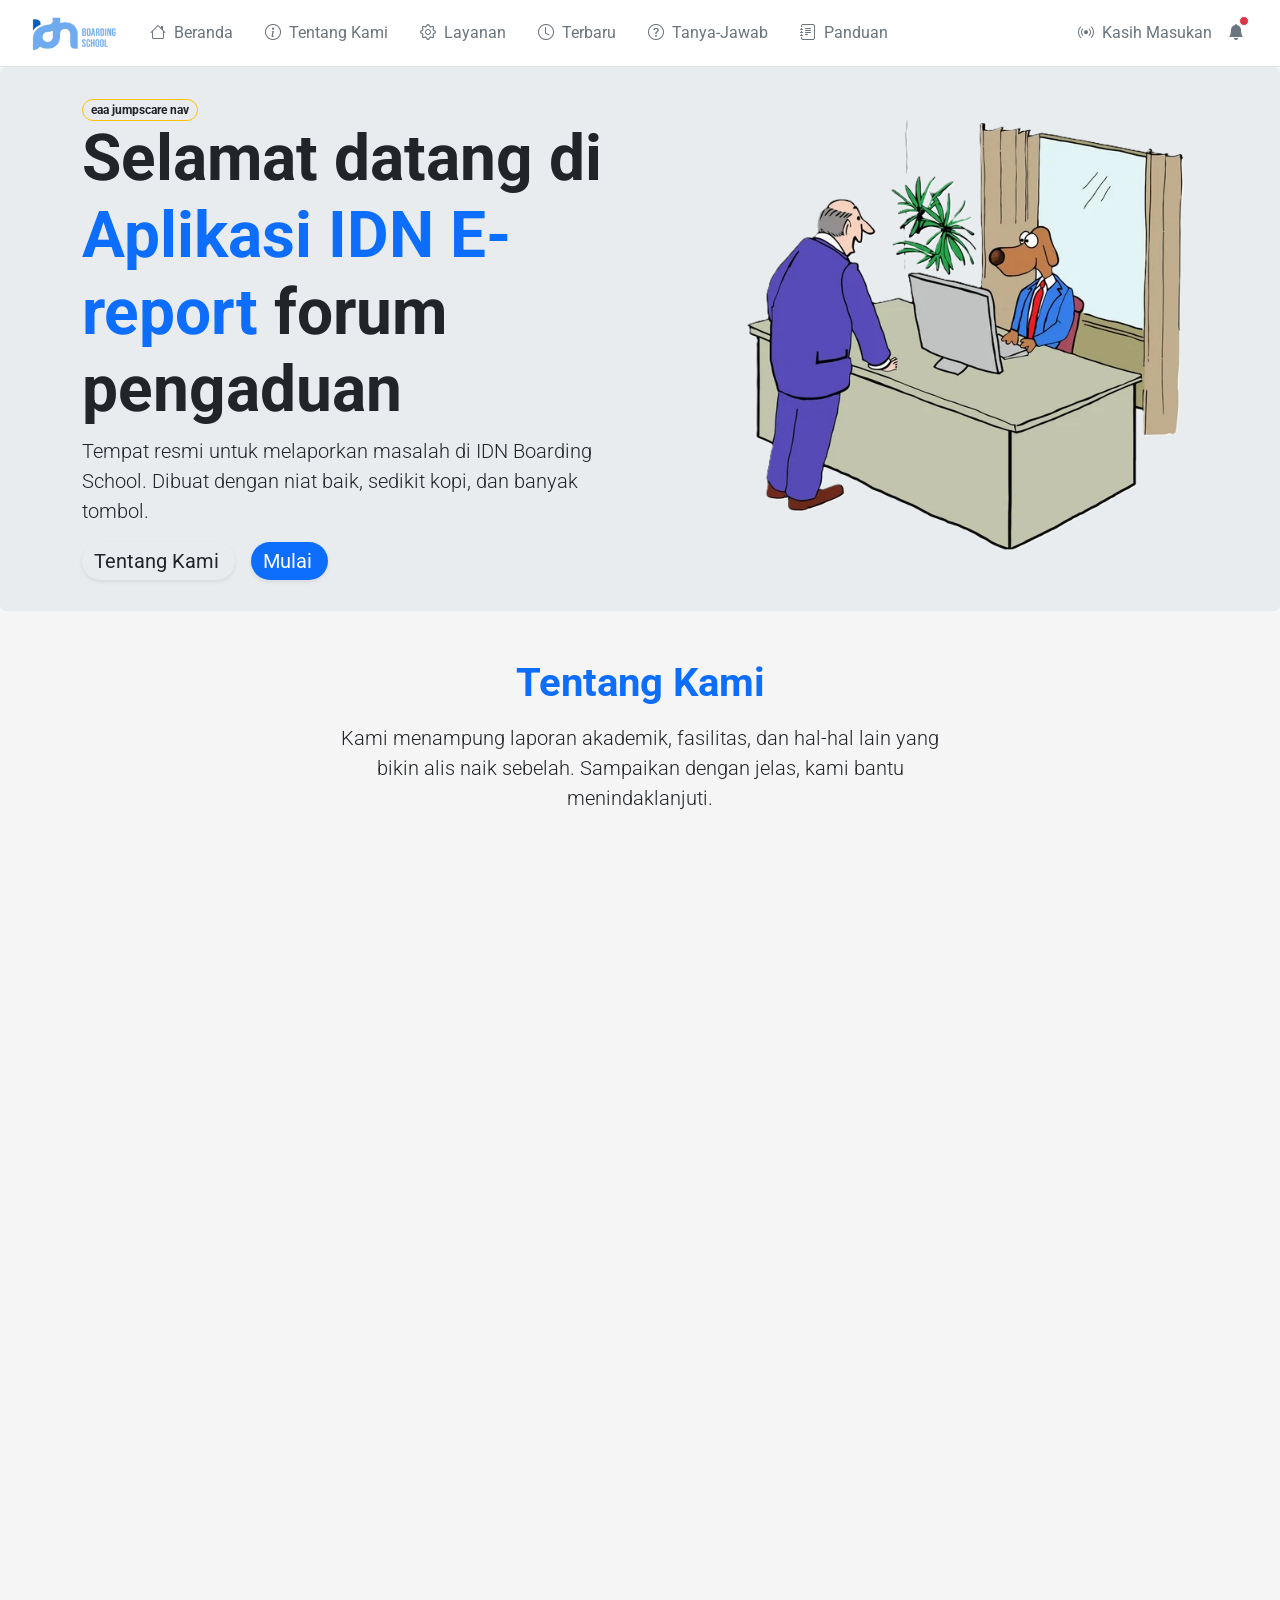
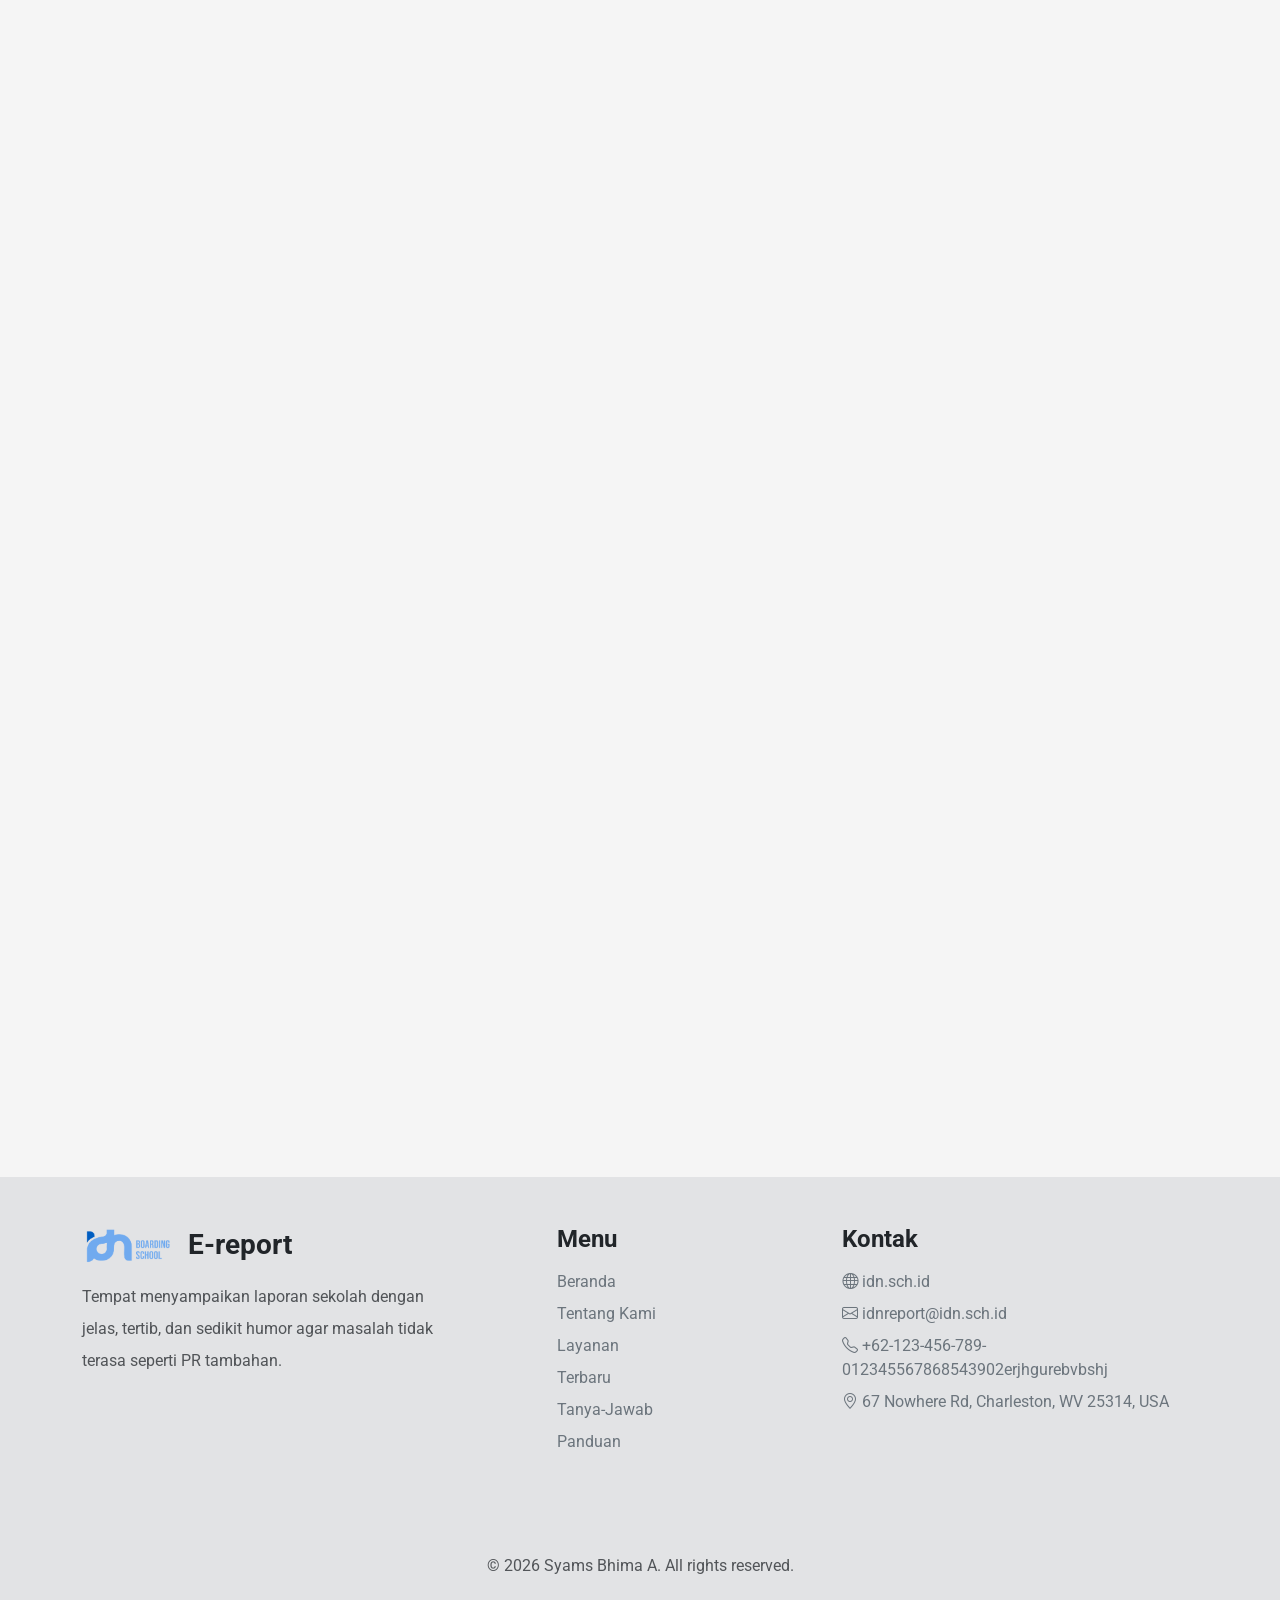
<file: index.html>
﻿<!doctype html>
<html lang="id">
  <head>
    <meta charset="utf-8" />
    <meta name="viewport" content="width=device-width, initial-scale=1" />
    <title>Beranda | E-Report IDN</title>
    <link
      href="https://cdn.jsdelivr.net/npm/bootstrap@5.3.8/dist/css/bootstrap.min.css"
      rel="stylesheet"
      integrity="sha384-sRIl4kxILFvY47J16cr9ZwB07vP4J8+LH7qKQnuqkuIAvNWLzeN8tE5YBujZqJLB"
      crossorigin="anonymous"
    />
    <link
      rel="stylesheet"
      href="https://cdnjs.cloudflare.com/ajax/libs/animate.css/4.1.1/animate.min.css"
    />
    <link href="https://unpkg.com/aos@2.3.1/dist/aos.css" rel="stylesheet" />
    <!-- Bootstrap Icons (Required for the icons to show) -->
    <link
      rel="stylesheet"
      href="https://cdn.jsdelivr.net/npm/bootstrap-icons@1.11.3/font/bootstrap-icons.min.css"
    />
    <link rel="stylesheet" href="assets/style.css" />
    <link rel="icon" type="image/x-icon" href="assets/img/idnfav.png" />
  </head>
  <body>
    <nav
      class="animate__flip animate__animated navbar navbar-expand-lg px-3 border-bottom bg-white"
    >
      <div class="container-fluid">
        <!-- 1. Toggler for Mobile -->
        <button
          class="navbar-toggler"
          type="button"
          data-bs-toggle="collapse"
          data-bs-target="#navbarsExample"
          aria-controls="navbarsExample"
          aria-expanded="false"
          aria-label="Buka atau tutup navigasi"
        >
          <span class="navbar-toggler-icon"></span>
        </button>

        <!-- 2. Logo / Brand -->
        <a class="navbar-brand me-4" href="index.html">
          <img
            src="./assets/img/idnlogo.png"
            class="img-dark h-rem-7"
            alt="Logo E-Report IDN"
            width="90px"
          />
        </a>

        <!-- 3. Right Side Elements (Feedback, Notifications, Profile) - Stays on the right for mobile & desktop -->
        <div
          class="d-flex flex-row align-items-center justify-content-around gap-2 order-lg-last"
        >
          <div class="navbar-nav flex-row align-items-lg-center">
            <a
              href="guide.html"
              class="nav-link nav-link-icon px-2 fw-normal text-sm text-secondary"
            >
              <i class="bi bi-broadcast me-1"></i>
              <span class="d-none d-sm-inline">Kasih Masukan</span>
            </a>
            <a
              href="guide.html"
              class="nav-link nav-link-icon px-2 position-relative text-secondary"
            >
              <i class="bi bi-bell-fill"></i>
              <span
                class="position-absolute top-2 start-75 translate-middle p-1 bg-danger border border-light rounded-circle"
              ></span>
            </a>
          </div>
        </div>

        <!-- 4. Collapsible Center Menu (Dashboard, Projects, Tasks, etc.) -->
        <div class="collapse navbar-collapse" id="navbarsExample">
          <div class="navbar-nav flex-row flex-wrap gap-lg-3 gap-2">
            <a
              class="nav-item nav-link text-secondary"
              href="index.html"
              aria-current="page"
            >
              <i class="bi bi-house"></i>
              <span class="ms-1">Beranda</span>
            </a>
            <a class="nav-item nav-link text-secondary" href="#about">
              <i class="bi bi-info-circle"></i>
              <span class="ms-1">Tentang Kami</span>
            </a>
            <a class="nav-item nav-link text-secondary" href="#features">
              <i class="bi bi-gear"></i>
              <span class="ms-1">Layanan</span>
            </a>
            <a class="nav-item nav-link text-secondary" href="#recent">
              <i class="bi bi-clock"></i>
              <span class="ms-1">Terbaru</span>
            </a>
            <a class="nav-item nav-link text-secondary" href="#faq">
              <i class="bi bi-question-circle"></i>
              <span class="ms-1">Tanya-Jawab</span>
            </a>
            <a class="nav-item nav-link text-secondary" href="guide.html">
              <i class="bi bi-journal-text"></i>
              <span class="ms-1">Panduan</span>
            </a>
          </div>
        </div>
      </div>
    </nav>
    <div
      class="mw-7xl mx-auto bg-body-secondary rounded px-lg-12 py-12 py-xl-20"
    >
      <div class="container">
        <div
          class="d-flex gap-16 align-items-center justify-content-between flex-column flex-lg-row"
        >
          <div class="col-lg-5 order-lg-1 ms-auto d-none d-lg-block">
            <div class="rounded">
              <div
                class="rounded shadow-soft-4 me-lg-0 position-relative overflow-hidden"
              >
                <img
                  alt="Logo E-Report IDN"
                  src="./assets/img/hero.png"
                  class="img-fluid hero animate__rotateInDownRight animate__animated animate__delay-1s"
                  style="width: 100%; height: auto"
                />
              </div>
            </div>
          </div>
          <div
            class="animate__rotateInDownLeft animate__animated animate__delay-1s col-lg-6 order-md-0"
            style="margin-top: 30px"
          >
            <span
              class="d-inline-block mb-6 badge badge-md border border-warning text-body rounded-pill"
            >
              eaa jumpscare nav
            </span>
            <h1 class="ls-tight lh-xs display-3 mb-6 fw-bold">
              Selamat datang di
              <span class="text-primary">Aplikasi IDN E-report</span> forum
              pengaduan
            </h1>
            <p class="lh-loose lead mb-10 pe-lg-16">
              Tempat resmi untuk melaporkan masalah di IDN Boarding School.
              Dibuat dengan niat baik, sedikit kopi, dan banyak tombol.
            </p>
            <div class="hstack gap-3" style="margin-bottom: 30px">
              <a
                href="#about"
                class="btn btn-lg btn-outline-dark rounded-pill border-0 shadow-sm mx-0 ps-1 py-1 pe-6"
              >
                <span class="d-inline-block ms-2">Tentang Kami</span>
              </a>
              <a
                href="/E-Reportproject/reports"
                class="btn btn-lg btn-primary rounded-pill border-0 shadow-sm mx-0 ps-1 py-1 pe-6"
              >
                <span class="d-inline-block ms-2">Mulai</span>
              </a>
            </div>
          </div>
        </div>
      </div>
    </div>

    <!-- About -->
    <section class="py-24 py-lg-32 overflow-hidden mt-5" id="about">
      <div class="container mw-screen-xl">
        <div class="row justify-content-center text-center mb-20">
          <div class="col-lg-7">
            <h1
              class="display-6 ls-tighter fw-bold text-primary"
              data-aos="fade-up"
            >
              Tentang Kami
            </h1>
            <p class="lead mt-3" data-aos="fade-up" data-aos-delay="100">
              Kami menampung laporan akademik, fasilitas, dan hal-hal lain yang
              bikin alis naik sebelah. Sampaikan dengan jelas, kami bantu
              menindaklanjuti.
            </p>
            <img
              src="./assets/img/about.jpg"
              class="img-dark h-rem-7 mb-4 rounded"
              data-aos="fade-up"
              data-aos-delay="200"
              alt="Logo E-Report IDN"
              width="60%"
            />
          </div>
        </div>
      </div>
    </section>
    <!-- Features -->
    <section>
      <div class="container">
        <div class="row">
          <h1 class="fw-bold" id="features" data-aos="fade-right">
            Fitur-fitur Kami
          </h1>
          <p class="lh-lg" data-aos="fade-right" data-aos-delay="100">
            Bingung mulai dari mana? Tenang, pilih kategori, ceritakan
            masalahnya, lalu kirim. Tidak perlu pidato tiga bab.
          </p>
        </div>
        <div class="row p-4 p-lg-0 gap-4">
          <div
            class="col bg-secondary-subtle rounded p-4 border border-dark shadow"
            data-aos="fade-up-left"
            data-aos-delay="200"
          >
            <i class="bi bi-mortarboard-fill"></i>
            <h4 class="fw-semibold">Pengaduan Akademik</h4>
            <p>
              Udah tau pastinya ykk...
            </p>
          </div>
          <div
            class="col bg-secondary-subtle rounded p-4 border border-dark shadow"
            data-aos="fade-up"
            data-aos-delay="300"
          >
            <i class="bi bi-tools"></i>
            <h4 class="fw-semibold">Pengaduan Fasilitas</h4>
            <p>
              Ada fasilitas yang berulah? Laporkan di sini supaya bisa dicek
              sebelum berubah jadi legenda horor sekolah.
            </p>
          </div>
          <div
            class="col bg-secondary-subtle rounded p-4 border border-dark shadow"
            data-aos="fade-up-right"
            data-aos-delay="400"
          >
            <i class="bi bi-incognito"></i>
            <h4 class="fw-semibold">Pengaduan Anonim</h4>
            <p>
              Mau menyampaikan laporan tanpa mencantumkan nama? Bisa. Tetap
              sopan ya, anonimitas bukan surat izin untuk ngamuk.
            </p>
          </div>
        </div>
      </div>
    </section>

    <!-- recent reports -->
    <section id="recent-reports" class="py-24 py-lg-32 overflow-hidden mt-5">
      <div class="container">
        <div class="row text-end mb-5">
          <div class="col">
            <h1
              class="display-6 ls-tighter fw-bold text-primary overflow-hidden"
              id="recent"
              data-aos="fade-left"
            >
              Laporan Terbaru
            </h1>
            <p class="lead mt-3 overflow-hidden" data-aos="fade-left" data-aos-delay="100">
              Ini kumpulan laporan paling baru. Semoga isinya cepat berkurang,
              bukan malah tambah ramai seperti grup kelas.
            </p>
            <div class="row g-4">
              <div
                class="card col-12 col-md-6 col-lg-3 mb-4 overflow-hidden"
                data-aos="zoom-out-up"
                data-aos-delay="100"
              >
                <p
                  class="position-absolute text-white px-3 py-2 rounded"
                  style="background-color: rgba(0, 0, 0, 0.268)"
                >
                  Fasilitas
                </p>
                <img
                  style="height: 250px; object-fit: cover"
                  src="./assets/img/complain1.png"
                  class="card-img-top"
                  alt="Logo E-Report IDN"
                />
                <div class="card-body">
                  <h5 class="card-title">Atm gak nyampe ðŸ’€</h5>
                  <p class="text-muted" class="mb-4">
                    Oleh: <a href class="text-decoration-none">Warga IDN</a> 9
                    jam lalu
                  </p>
                  <p class="card-text">
                    Mesin ATM-nya seperti sedang main petak umpet. Mohon dicek
                    agar uang dan warga sama-sama tidak bingung.
                  </p>
                  <a href="report-details.html" class="btn btn-primary">Selengkapnya</a>
                </div>
              </div>
              <div
                class="card col-12 col-md-6 col-lg-3 mb-4 overflow-hidden"
                data-aos="zoom-out-up"
                data-aos-delay="200"
              >
                <p
                  class="position-absolute text-white px-3 py-2 rounded"
                  style="background-color: rgba(0, 0, 0, 0.268)"
                >
                  Fasilitas
                </p>
                <img
                  style="height: 250px; object-fit: cover"
                  src="./assets/img/complain2.png"
                  class="card-img-top"
                  alt="Logo E-Report IDN"
                />
                <div class="card-body">
                  <h5 class="card-title">Yg buat wheelchair nyapo gini lah</h5>
                  <p class="text-muted" class="mb-4">
                    Oleh: <a href class="text-decoration-none">Warga IDN</a> 9
                    jam lalu
                  </p>
                  <p class="card-text">
                    Jalur kursi roda masih terasa seperti rintangan level akhir.
                    Mohon dibantu supaya aksesnya benar-benar ramah semua.
                  </p>
                  <a href="report-details.html" class="btn btn-primary">Selengkapnya</a>
                </div>
              </div>
              <div
                class="card col-12 col-md-6 col-lg-3 mb-4 overflow-hidden"
                data-aos="zoom-out-up"
                data-aos-delay="300"
              >
                <p
                  class="position-absolute text-white px-3 py-2 rounded"
                  style="background-color: rgba(0, 0, 0, 0.268)"
                >
                  Fasilitas
                </p>
                <img
                  style="height: 250px; object-fit: cover"
                  src="./assets/img/complain3.png"
                  class="card-img-top"
                  alt="Logo E-Report IDN"
                />
                <div class="card-body">
                  <h5 class="card-title">Gak sesuai desain</h5>
                  <p class="text-muted" class="mb-4">
                    Oleh: <a href class="text-decoration-none">Warga IDN</a> 9
                    jam lalu
                  </p>
                  <p class="card-text">
                    Tangga dan desainnya sedang tidak akur. Mohon ditinjau
                    sebelum tangganya ikut protes.
                  </p>
                  <a href="report-details.html" class="btn btn-primary">Selengkapnya</a>
                </div>
              </div>
              <div
                class="card col-12 col-md-6 col-lg-3 mb-4 overflow-hidden"
                data-aos="zoom-out-up"
                data-aos-delay="400"
              >
                <p
                  class="position-absolute text-white px-3 py-2 rounded"
                  style="background-color: rgba(0, 0, 0, 0.268)"
                >
                  Anonim
                </p>
                <img
                  style="height: 250px; object-fit: cover"
                  src="./assets/img/complain4.png"
                  class="card-img-top"
                  alt="Logo E-Report IDN"
                />
                <div class="card-body">
                  <h5 class="card-title">I gak terima digituin</h5>
                  <p class="text-muted" class="mb-4">
                    Oleh: <a href class="text-decoration-none">Warga IDN</a> 9
                    jam lalu
                  </p>
                  <p class="card-text">
                    Ada perlakuan yang bikin hati tidak terima. Laporan ini
                    disampaikan supaya masalahnya tidak mengendap.
                  </p>
                  <a href="report-details.html" class="btn btn-primary">Selengkapnya</a>
                </div>
              </div>
            </div>
            <a
              class="icon-link icon-link-hover"
              style="--bs-link-hover-color-rgb: 25, 135, 84"
              href="/E-Reportproject/reports"
              data-aos="fade-right"
            >
              Lihat semua laporan
              <svg
                xmlns="http://www.w3.org/2000/svg"
                class="bi"
                viewBox="0 0 16 16"
                aria-hidden="true"
              >
                <path
                  d="M1 8a.5.5 0 0 1 .5-.5h11.793l-3.147-3.146a.5.5 0 0 1 .708-.708l4 4a.5.5 0 0 1 0 .708l-4 4a.5.5 0 0 1-.708-.708L13.293 8.5H1.5A.5.5 0 0 1 1 8z"
                />
              </svg>
            </a>
          </div>
        </div>
      </div>
    </section>

    <!-- Faq -->
    <section id="faq">
      <div class="container">
        <div class="row text-center mb-20">
          <h1 class="fw-bold text-primary" data-aos="fade-up">
            Pertanyaan yang Sering Ditanyakan
          </h1>
          <p class="lh-lg" data-aos="fade-up" data-aos-delay="100">
            Beberapa jawaban singkat untuk pertanyaan yang biasanya muncul
            setelah tombol kirim ditekan.
          </p>
        </div>
        <div class="row g-4" data-aos="fade-up" data-aos-delay="200">
          <div class="col-md-6">
            <div class="accordion vstack gap-2" id="faqLeft">
              <div class="card">
                <h2 class="accordion-header">
                  <button
                    class="accordion-button py-3 fw-semibold text-sm collapsed bg-primary text-white rounded"
                    type="button"
                    data-bs-toggle="collapse"
                    data-bs-target="#faqLeft-1"
                    aria-expanded="false"
                    aria-controls="faqLeft-1"
                  >
                    Bagaimana cara melakukan pengaduan melalui aplikasi ini?
                  </button>
                </h2>
                <div id="faqLeft-1" class="collapse" data-bs-parent="#faqLeft">
                  <div class="card-body">
                    <div class="vstack gap-4 text-sm">
                      Untuk melakukan pengaduan, cukup buka aplikasi, pilih
                      kategori pengaduan yang sesuai, isi formulir dengan detail
                      masalah Anda, dan kirimkan. Tim kami akan meninjau
                      pengaduan Anda dan memberikan tanggapan secepat mungkin.
                    </div>
                  </div>
                </div>
              </div>

              <div class="card">
                <h2 class="accordion-header">
                  <button
                    class="accordion-button py-3 fw-semibold text-sm collapsed bg-primary text-white rounded"
                    type="button"
                    data-bs-toggle="collapse"
                    data-bs-target="#faqLeft-2"
                    aria-expanded="false"
                    aria-controls="faqLeft-2"
                  >
                    Apakah aplikasi ini mudah digunakan untuk pemula?
                  </button>
                </h2>
                <div id="faqLeft-2" class="collapse" data-bs-parent="#faqLeft">
                  <div class="card-body">
                    <div class="vstack gap-4 text-sm">
                      Ya, aplikasi ini dirancang dengan antarmuka yang intuitif
                      dan mudah digunakan. Panduan langkah demi langkah tersedia
                      untuk membantu pengguna baru memahami cara mengajukan
                      pengaduan dan menavigasi fitur-fitur aplikasi.
                    </div>
                  </div>
                </div>
              </div>

              <div class="card">
                <h2 class="accordion-header">
                  <button
                    class="accordion-button py-3 fw-semibold text-sm collapsed bg-primary text-white rounded"
                    type="button"
                    data-bs-toggle="collapse"
                    data-bs-target="#faqLeft-3"
                    aria-expanded="false"
                    aria-controls="faqLeft-3"
                  >
                    Bagaimana menangani pengaduan yang bersifat sensitif atau
                    pribadi?
                  </button>
                </h2>
                <div id="faqLeft-3" class="collapse" data-bs-parent="#faqLeft">
                  <div class="card-body">
                    <div class="vstack gap-4 text-sm">
                      Pengaduan yang bersifat sensitif atau pribadi akan
                      ditangani dengan ketat dan kerahasiaan. Tim kami akan
                      memastikan bahwa informasi pribadi Anda dilindungi dan
                      hanya digunakan untuk tujuan yang relevan dalam menangani
                      pengaduan Anda.
                    </div>
                  </div>
                </div>
              </div>
            </div>
          </div>

          <div class="col-md-6">
            <div class="accordion vstack gap-2" id="faqRight">
              <div class="card">
                <h2 class="accordion-header">
                  <button
                    class="accordion-button py-3 fw-semibold text-sm collapsed bg-primary text-white rounded"
                    type="button"
                    data-bs-toggle="collapse"
                    data-bs-target="#faqRight-1"
                    aria-expanded="false"
                    aria-controls="faqRight-1"
                  >
                    bagaimana cara melacak status pengaduan saya?
                  </button>
                </h2>
                <div
                  id="faqRight-1"
                  class="collapse"
                  data-bs-parent="#faqRight"
                >
                  <div class="card-body">
                    <div class="vstack gap-4 text-sm">
                      Anda dapat melacak status pengaduan Anda dengan masuk ke
                      akun Anda dan mengakses bagian "Riwayat Pengaduan" di
                      dalam aplikasi. Di sana, Anda akan melihat semua pengaduan
                      yang telah diajukan beserta status terkini mereka.
                    </div>
                  </div>
                </div>
              </div>

              <div class="card">
                <h2 class="accordion-header">
                  <button
                    class="accordion-button py-3 fw-semibold text-sm collapsed bg-primary text-white rounded"
                    type="button"
                    data-bs-toggle="collapse"
                    data-bs-target="#faqRight-2"
                    aria-expanded="false"
                    aria-controls="faqRight-2"
                  >
                    bagaimana jika saya tidak puas dengan tanggapan yang
                    diberikan?
                  </button>
                </h2>
                <div
                  id="faqRight-2"
                  class="collapse"
                  data-bs-parent="#faqRight"
                >
                  <div class="card-body">
                    <div class="vstack gap-4 text-sm">
                      Jika Anda tidak puas dengan tanggapan yang diberikan, Anda
                      dapat mengajukan keberatan atau meminta peninjauan ulang.
                      Tim kami akan meninjau kembali pengaduan Anda dan
                      memberikan respons yang lebih memuaskan.
                    </div>
                  </div>
                </div>
              </div>

              <div class="card">
                <h2 class="accordion-header">
                  <button
                    class="accordion-button py-3 fw-semibold text-sm collapsed bg-primary text-white rounded"
                    type="button"
                    data-bs-toggle="collapse"
                    data-bs-target="#faqRight-3"
                    aria-expanded="false"
                    aria-controls="faqRight-3"
                  >
                    Untuk respon, bagaimana saya bisa mendapatkannya?
                  </button>
                </h2>
                <div
                  id="faqRight-3"
                  class="collapse"
                  data-bs-parent="#faqRight"
                >
                  <div class="card-body">
                    <div class="vstack gap-4 text-sm">
                      Anda akan menerima respon melalui email atau notifikasi
                      dalam aplikasi ketika tanggapan telah tersedia.
                    </div>
                  </div>
                </div>
              </div>
            </div>
          </div>
        </div>
      </div>
    </section>

    <footer class="bg-secondary-subtle py-5">
      <div class="container">
        <div class="row justify-content-between row-gap-4 row-gap-sm-0">
          <div class="col-sm-2 col-md-4">
            <div class="d-flex align-items-center">
              <img
                src="./assets/img/idnlogo.png"
                class="img-dark h-rem-7 me-3"
                alt="Logo E-Report IDN"
                width="90"
              />
              <h3 class="mb-0 fw-bold">E-report</h3>
            </div>
            <p class="opacity-75 mt-3 lh-lg mb-0">
              Tempat menyampaikan laporan sekolah dengan jelas, tertib, dan
              sedikit humor agar masalah tidak terasa seperti PR tambahan.
            </p>
          </div>
          <div class="col-sm-2 col-md-2 d-flex flex-column gap-2">
            <h4 class="fw-bold">Menu</h4>
            <a href="index.html" class="text-decoration-none footer-link">Beranda</a>
            <a href="#about" class="text-decoration-none footer-link">Tentang Kami</a>
            <a href="#features" class="text-decoration-none footer-link"
              >Layanan</a
            >
            <a href="#recent" class="text-decoration-none footer-link"
              >Terbaru</a
            >
            <a href="#faq" class="text-decoration-none footer-link">Tanya-Jawab</a>
            <a href="guide.html" class="text-decoration-none footer-link">Panduan</a>
          </div>
          <div class="col-sm-2 col-md-4 d-flex flex-column gap-2">
            <h4 class="fw-bold">Kontak</h4>

            <a
              href="https://idn.sch.id"
              class="text-decoration-none footer-link"
              target="_blank"
              ><b class="bi bi-globe"> </b>idn.sch.id</a
            >
            <a
              target="_blank"
              href="mailto:idnreport@idn.sch.id"
              class="text-decoration-none footer-link"
              ><b class="bi bi-envelope"> </b>idnreport@idn.sch.id</a
            >

            <a
              href="https://wa.me/no"
              class="text-decoration-none footer-link"
              target="_blank"
              ><b class="bi bi-telephone"> </b
              >+62-123-456-789-012345567868543902erjhgurebvbshj</a
            >
            <a
              href="https://maps.app.goo.gl/AaXdRiLFjvCo9adEA"
              class="text-decoration-none footer-link"
              target="_blank"
              ><b class="bi bi-geo-alt"> </b>67 Nowhere Rd, Charleston, WV
              25314, USA</a
            >
          </div>
        </div>
        <p class="text-center text-muted mb-0" style="margin-top: 100px">
          &copy; 2026 Syams Bhima A. All rights reserved.
        </p>
      </div>
    </footer>
    <script
      src="https://cdn.jsdelivr.net/npm/bootstrap@5.3.8/dist/js/bootstrap.bundle.min.js"
      integrity="sha384-FKyoEForCGlyvwx9Hj09JcYn3nv7wiPVlz7YYwJrWVcXK/BmnVDxM+D2scQbITxI"
      crossorigin="anonymous"
    ></script>
    <script src="https://unpkg.com/aos@2.3.1/dist/aos.js"></script>
    <script>
      AOS.init();
    </script>
  </body>
</html>
</file>
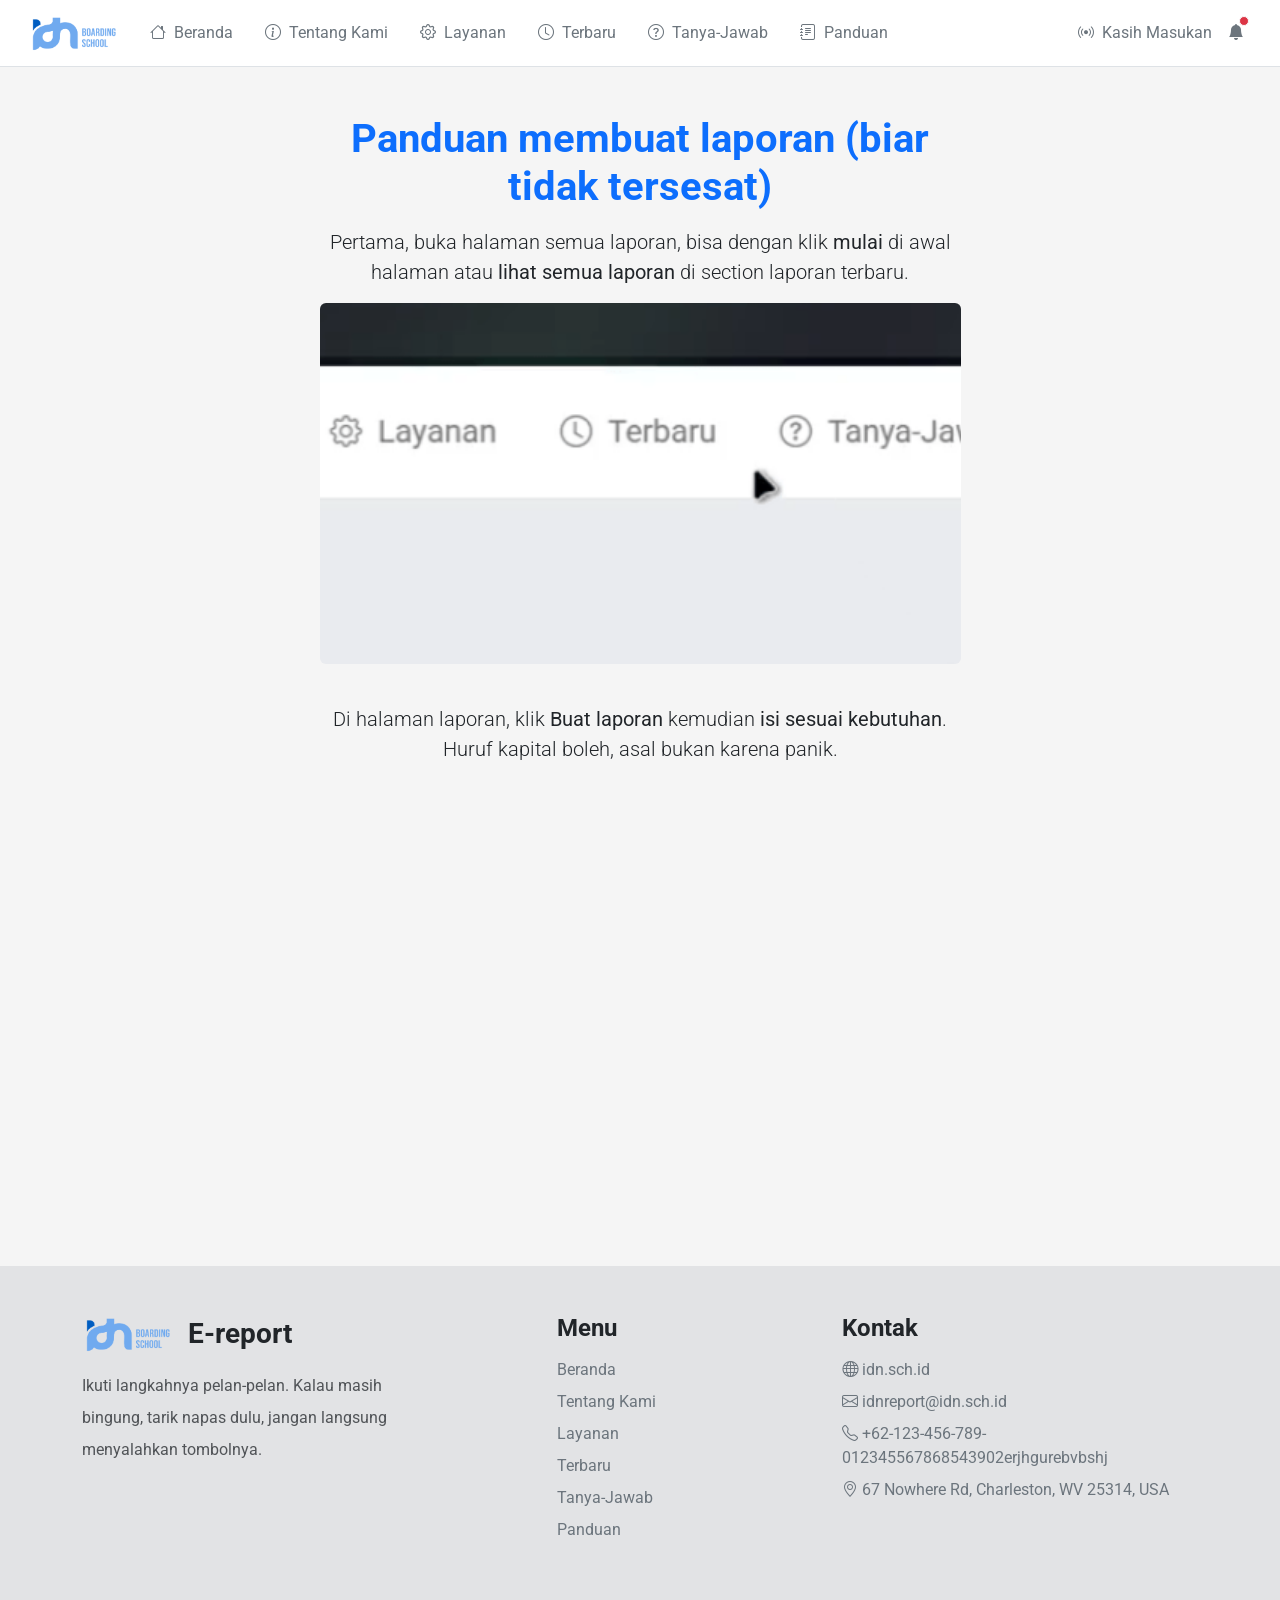
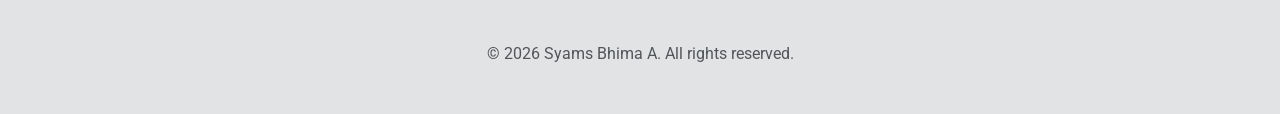
<file: guide.html>
﻿<!doctype html>
<html lang="id">
  <head>
    <meta charset="utf-8" />
    <meta name="viewport" content="width=device-width, initial-scale=1" />
    <title>Panduan | E-Report IDN</title>
    <link
      href="https://cdn.jsdelivr.net/npm/bootstrap@5.3.8/dist/css/bootstrap.min.css"
      rel="stylesheet"
      integrity="sha384-sRIl4kxILFvY47J16cr9ZwB07vP4J8+LH7qKQnuqkuIAvNWLzeN8tE5YBujZqJLB"
      crossorigin="anonymous"
    />
    <link
      rel="stylesheet"
      href="https://cdnjs.cloudflare.com/ajax/libs/animate.css/4.1.1/animate.min.css"
    />
    <link href="https://unpkg.com/aos@2.3.1/dist/aos.css" rel="stylesheet" />
    <!-- Bootstrap Icons (Required for the icons to show) -->
    <link
      rel="stylesheet"
      href="https://cdn.jsdelivr.net/npm/bootstrap-icons@1.11.3/font/bootstrap-icons.min.css"
    />
    <link rel="stylesheet" href="assets/style.css" />
    <link rel="icon" type="image/x-icon" href="assets/img/idnfav.png" />
  </head>
  <body>
    <nav
      class="animate__flip animate__animated navbar navbar-expand-lg px-3 border-bottom bg-white"
    >
      <div class="container-fluid">
        <!-- 1. Toggler for Mobile -->
        <button
          class="navbar-toggler"
          type="button"
          data-bs-toggle="collapse"
          data-bs-target="#navbarsExample"
          aria-controls="navbarsExample"
          aria-expanded="false"
          aria-label="Buka atau tutup navigasi"
        >
          <span class="navbar-toggler-icon"></span>
        </button>

        <!-- 2. Logo / Brand -->
        <a class="navbar-brand me-4" href="index.html">
          <img
            src="./assets/img/idnlogo.png"
            class="img-dark h-rem-7"
            alt="Logo E-Report IDN"
            width="90px"
          />
        </a>

        <!-- 3. Right Side Elements (Feedback, Notifications, Profile) - Stays on the right for mobile & desktop -->
        <div
          class="d-flex flex-row align-items-center justify-content-around gap-2 order-lg-last"
        >
          <div class="navbar-nav flex-row align-items-lg-center">
            <a
              href="guide.html"
              class="nav-link nav-link-icon px-2 fw-normal text-sm text-secondary"
            >
              <i class="bi bi-broadcast me-1"></i>
              <span class="d-none d-sm-inline">Kasih Masukan</span>
            </a>
            <a
              href="guide.html"
              class="nav-link nav-link-icon px-2 position-relative text-secondary"
            >
              <i class="bi bi-bell-fill"></i>
              <span
                class="position-absolute top-2 start-75 translate-middle p-1 bg-danger border border-light rounded-circle"
              ></span>
            </a>
          </div>
        </div>

        <!-- 4. Collapsible Center Menu (Dashboard, Projects, Tasks, etc.) -->
        <div class="collapse navbar-collapse" id="navbarsExample">
          <div class="navbar-nav flex-row flex-wrap gap-lg-3 gap-2">
            <a
              class="nav-item nav-link text-secondary"
              href="index.html"
              aria-current="page"
            >
              <i class="bi bi-house"></i>
              <span class="ms-1">Beranda</span>
            </a>
            <a class="nav-item nav-link text-secondary" href="index.html#about">
              <i class="bi bi-info-circle"></i>
              <span class="ms-1">Tentang Kami</span>
            </a>
            <a class="nav-item nav-link text-secondary" href="index.html#features">
              <i class="bi bi-gear"></i>
              <span class="ms-1">Layanan</span>
            </a>
            <a class="nav-item nav-link text-secondary" href="index.html#recent">
              <i class="bi bi-clock"></i>
              <span class="ms-1">Terbaru</span>
            </a>
            <a class="nav-item nav-link text-secondary" href="index.html#faq">
              <i class="bi bi-question-circle"></i>
              <span class="ms-1">Tanya-Jawab</span>
            </a>
            <a class="nav-item nav-link text-secondary" href="index.htmlguide.html">
              <i class="bi bi-journal-text"></i>
              <span class="ms-1">Panduan</span>
            </a>
          </div>
        </div>
      </div>
    </nav>

    <!-- About -->
    <section class="py-24 py-lg-32 overflow-hidden mt-5" id="about">
      <div class="container mw-screen-xl">
        <div class="row justify-content-center text-center mb-20">
          <div class="col-lg-7">
            <h1
              class="display-6 ls-tighter fw-bold text-primary"
              data-aos="fade-up"
            >
              Panduan membuat laporan (biar tidak tersesat)
            </h1>
            <p class="lead mt-3" data-aos="fade-up" data-aos-delay="100">
              Pertama, buka halaman semua laporan, bisa dengan klik <b>mulai</b> di awal halaman atau <b>lihat semua laporan</b> di section laporan terbaru.
            </p>
            <img
              src="./assets/img/guide1.gif"
              class="img-dark h-rem-7 mb-4 rounded"
              data-aos="fade-up"
              data-aos-delay="200"
              alt="Logo E-Report IDN"
              width="100%"
            />
          </div>
        </div>
        <div class="row justify-content-center text-center mb-20">
          <div class="col-lg-7">
            <p class="lead mt-3" data-aos="fade-up" data-aos-delay="100">
              Di halaman laporan, klik <b>Buat laporan</b> kemudian
              <b>isi sesuai kebutuhan</b>. Huruf kapital boleh, asal bukan
              karena panik.
            </p>
            <img
              src="./assets/img/guide2.gif"
              class="img-dark h-rem-7 mb-4 rounded"
              data-aos="fade-up"
              data-aos-delay="200"
              alt="Contoh langkah membuat laporan"
              width="100%"
            />
          </div>
        </div>
      </div>
    </section>

    <footer class="bg-secondary-subtle py-5">
      <div class="container">
        <div class="row justify-content-between row-gap-4 row-gap-sm-0">
          <div class="col-sm-2 col-md-4">
            <div class="d-flex align-items-center">
              <img
                src="./assets/img/idnlogo.png"
                class="img-dark h-rem-7 me-3"
                alt="Logo E-Report IDN"
                width="90"
              />
              <h3 class="mb-0 fw-bold">E-report</h3>
            </div>
            <p class="opacity-75 mt-3 lh-lg mb-0">
              Ikuti langkahnya pelan-pelan. Kalau masih bingung, tarik napas
              dulu, jangan langsung menyalahkan tombolnya.
            </p>
          </div>
          <div class="col-sm-2 col-md-2 d-flex flex-column gap-2">
            <h4 class="fw-bold">Menu</h4>
            <a href="index.html" class="text-decoration-none footer-link">Beranda</a>
            <a href="#about" class="text-decoration-none footer-link">Tentang Kami</a>
            <a href="#features" class="text-decoration-none footer-link"
              >Layanan</a
            >
            <a href="#recent" class="text-decoration-none footer-link"
              >Terbaru</a
            >
            <a href="#faq" class="text-decoration-none footer-link">Tanya-Jawab</a>
            <a href="guide.html" class="text-decoration-none footer-link">Panduan</a>
          </div>
          <div class="col-sm-2 col-md-4 d-flex flex-column gap-2">
            <h4 class="fw-bold">Kontak</h4>

            <a
              href="https://idn.sch.id"
              class="text-decoration-none footer-link"
              target="_blank"
              ><b class="bi bi-globe"> </b>idn.sch.id</a
            >
            <a
              target="_blank"
              href="mailto:idnreport@idn.sch.id"
              class="text-decoration-none footer-link"
              ><b class="bi bi-envelope"> </b>idnreport@idn.sch.id</a
            >

            <a
              href="https://wa.me/no"
              class="text-decoration-none footer-link"
              target="_blank"
              ><b class="bi bi-telephone"> </b
              >+62-123-456-789-012345567868543902erjhgurebvbshj</a
            >
            <a
              href="https://maps.app.goo.gl/AaXdRiLFjvCo9adEA"
              class="text-decoration-none footer-link"
              target="_blank"
              ><b class="bi bi-geo-alt"> </b>67 Nowhere Rd, Charleston, WV
              25314, USA</a
            >
          </div>
        </div>
        <p class="text-center text-muted mb-0" style="margin-top: 100px">
          &copy; 2026 Syams Bhima A. All rights reserved.
        </p>
      </div>
    </footer>
    <script
      src="https://cdn.jsdelivr.net/npm/bootstrap@5.3.8/dist/js/bootstrap.bundle.min.js"
      integrity="sha384-FKyoEForCGlyvwx9Hj09JcYn3nv7wiPVlz7YYwJrWVcXK/BmnVDxM+D2scQbITxI"
      crossorigin="anonymous"
    ></script>
    <script src="https://unpkg.com/aos@2.3.1/dist/aos.js"></script>
    <script>
      AOS.init();
    </script>
  </body>
</html>
</file>
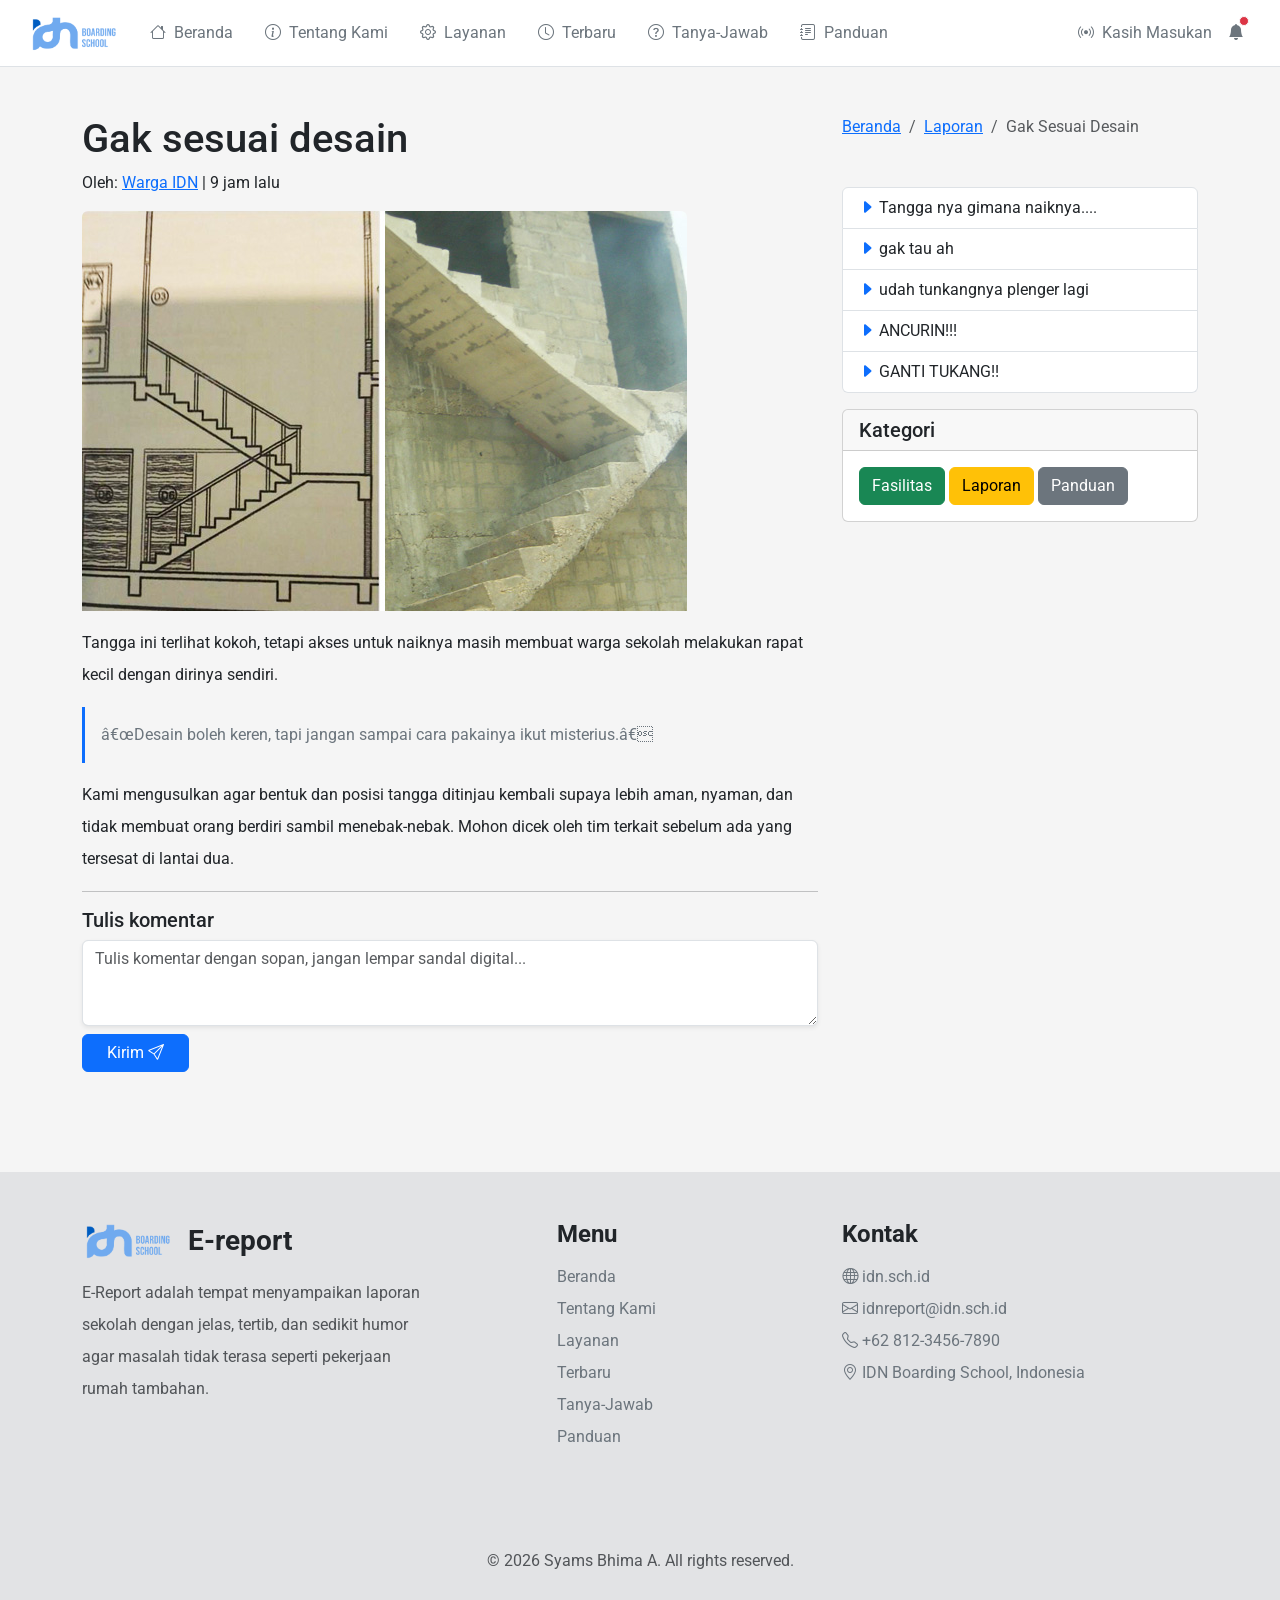
<file: report-details.html>
﻿<!doctype html>
<html lang="id">
  <head>
    <meta charset="utf-8" />
    <meta name="viewport" content="width=device-width, initial-scale=1" />
    <title>Detail Laporan | E-Report IDN</title>
    <link
      href="https://cdn.jsdelivr.net/npm/bootstrap@5.3.8/dist/css/bootstrap.min.css"
      rel="stylesheet"
      integrity="sha384-sRIl4kxILFvY47J16cr9ZwB07vP4J8+LH7qKQnuqkuIAvNWLzeN8tE5YBujZqJLB"
      crossorigin="anonymous"
    />
    <link
      rel="stylesheet"
      href="https://cdnjs.cloudflare.com/ajax/libs/animate.css/4.1.1/animate.min.css"
    />
    <link href="https://unpkg.com/aos@2.3.1/dist/aos.css" rel="stylesheet" />
    <!-- Bootstrap Icons (Required for the icons to show) -->
    <link
      rel="stylesheet"
      href="https://cdn.jsdelivr.net/npm/bootstrap-icons@1.11.3/font/bootstrap-icons.min.css"
    />
    <link rel="stylesheet" href="assets/style.css" />
    <link rel="icon" type="image/x-icon" href="assets/img/idnfav.png" />
  </head>
  <body>
    <nav class="navbar navbar-expand-lg px-3 border-bottom bg-white">
      <div class="container-fluid">
        <!-- 1. Toggler for Mobile -->
        <button
          class="navbar-toggler"
          type="button"
          data-bs-toggle="collapse"
          data-bs-target="#navbarsExample"
          aria-controls="navbarsExample"
          aria-expanded="false"
          aria-label="Buka atau tutup navigasi"
        >
          <span class="navbar-toggler-icon"></span>
        </button>

        <!-- 2. Logo / Brand -->
        <a class="navbar-brand me-4" href="index.html">
          <img
            src="./assets/img/idnlogo.png"
            class="img-dark h-rem-7"
            alt="Logo E-Report IDN"
            width="90px"
          />
        </a>

        <!-- 3. Right Side Elements (Feedback, Notifications, Profile) - Stays on the right for mobile & desktop -->
        <div
          class="d-flex flex-row align-items-center justify-content-around gap-2 order-lg-last"
        >
          <div class="navbar-nav flex-row align-items-lg-center">
            <a
              href="guide.html"
              class="nav-link nav-link-icon px-2 fw-normal text-sm text-secondary"
            >
              <i class="bi bi-broadcast me-1"></i>
              <span class="d-none d-sm-inline">Kasih Masukan</span>
            </a>
            <a
              href="guide.html"
              class="nav-link nav-link-icon px-2 position-relative text-secondary"
            >
              <i class="bi bi-bell-fill"></i>
              <span
                class="position-absolute top-2 start-75 translate-middle p-1 bg-danger border border-light rounded-circle"
              ></span>
            </a>
          </div>
        </div>

        <!-- 4. Collapsible Center Menu (Dashboard, Projects, Tasks, etc.) -->
        <div class="collapse navbar-collapse" id="navbarsExample">
          <div class="navbar-nav flex-row flex-wrap gap-lg-3 gap-2">
            <a
              class="nav-item nav-link text-secondary"
              href="index.html"
              aria-current="page"
            >
              <i class="bi bi-house"></i>
              <span class="ms-1">Beranda</span>
            </a>
            <a class="nav-item nav-link text-secondary" href="index.html#about">
              <i class="bi bi-info-circle"></i>
              <span class="ms-1">Tentang Kami</span>
            </a>
            <a
              class="nav-item nav-link text-secondary"
              href="index.html#features"
            >
              <i class="bi bi-gear"></i>
              <span class="ms-1">Layanan</span>
            </a>
            <a
              class="nav-item nav-link text-secondary"
              href="index.html#recent"
            >
              <i class="bi bi-clock"></i>
              <span class="ms-1">Terbaru</span>
            </a>
            <a class="nav-item nav-link text-secondary" href="index.html#faq">
              <i class="bi bi-question-circle"></i>
              <span class="ms-1">Tanya-Jawab</span>
            </a>
            <a class="nav-item nav-link text-secondary" href="guide.html">
              <i class="bi bi-journal-text"></i>
              <span class="ms-1">Panduan</span>
            </a>
          </div>
        </div>
      </div>
    </nav>

    <main class="container">
      <div class="row my-5 gap-5 gap-lg-0">
        <div class="d-lg-none d-md-block">
          <nav aria-label="breadcrumb">
            <ol class="breadcrumb">
              <li class="breadcrumb-item"><a href="index.html">Beranda</a></li>
              <li class="breadcrumb-item">
                <a href="reports.html">Laporan</a>
              </li>
              <li class="breadcrumb-item active" aria-current="page">
                Gak Sesuai Desain
              </li>
            </ol>
          </nav>

          <ul class="list-group mt-5">
            <li class="list-group-item">
              <i class="bi bi-caret-right-fill text-primary"></i> Tangga nya
              gimana naiknya....
            </li>
            <li class="list-group-item">
              <i class="bi bi-caret-right-fill text-primary"></i> gak tau ah
            </li>
            <li class="list-group-item">
              <i class="bi bi-caret-right-fill text-primary"></i> udah
              tunkangnya plenger lagi
            </li>
            <li class="list-group-item">
              <i class="bi bi-caret-right-fill text-primary"></i> ANCURIN!!!
            </li>
            <li class="list-group-item">
              <i class="bi bi-caret-right-fill text-primary"></i> GANTI TUKANG!!
            </li>
          </ul>

          <div class="card mt-3">
            <h5 class="card-header">Kategori</h5>
            <div class="card-body">
              <a href="reports.html" class="btn btn-success">Fasilitas</a>
              <a href="reports.html" class="btn btn-warning">Laporan</a>
              <a href="guide.html" class="btn btn-secondary">Panduan</a>
            </div>
          </div>
        </div>

        <div class="col-lg-8">
          <h1>Gak sesuai desain</h1>
          <p>Oleh: <a href="reports.html">Warga IDN</a> | 9 jam lalu</p>

          <div style="height: 400px; overflow: hidden">
            <img
              class="rounded"
              src="./assets/img/complain3.png"
              alt="Ilustrasi laporan fasilitas"
            />
          </div>

          <p class="lh-lg mt-3">
            Tangga ini terlihat kokoh, tetapi akses untuk naiknya masih membuat
            warga sekolah melakukan rapat kecil dengan dirinya sendiri.
          </p>
          <blockquote
            class="border-start border-3 border-primary p-3 my-3 text-secondary"
          >
            â€œDesain boleh keren, tapi jangan sampai cara pakainya ikut
            misterius.â€
          </blockquote>
          <p class="lh-lg">
            Kami mengusulkan agar bentuk dan posisi tangga ditinjau kembali
            supaya lebih aman, nyaman, dan tidak membuat orang berdiri sambil
            menebak-nebak. Mohon dicek oleh tim terkait sebelum ada yang
            tersesat di lantai dua.
          </p>

          <hr />

          <h5>Tulis komentar</h5>
          <form action="">
            <div>
              <textarea
                name=""
                id=""
                class="form-control rounded shadow-sm mb-2"
                rows="3"
                placeholder="Tulis komentar dengan sopan, jangan lempar sandal digital..."
              ></textarea>
              <button class="btn btn-primary px-4" type="submit">
                Kirim <i class="bi bi-send"></i>
              </button>
            </div>
          </form>
        </div>

        <div class="col-lg-4 d-none d-lg-block">
          <nav aria-label="breadcrumb">
            <ol class="breadcrumb">
              <li class="breadcrumb-item"><a href="index.html">Beranda</a></li>
              <li class="breadcrumb-item">
                <a href="reports.html">Laporan</a>
              </li>
              <li class="breadcrumb-item active" aria-current="page">
                Gak Sesuai Desain
              </li>
            </ol>
          </nav>

          <ul class="list-group mt-5">
            <li class="list-group-item">
              <i class="bi bi-caret-right-fill text-primary"></i> Tangga nya
              gimana naiknya....
            </li>
            <li class="list-group-item">
              <i class="bi bi-caret-right-fill text-primary"></i> gak tau ah
            </li>
            <li class="list-group-item">
              <i class="bi bi-caret-right-fill text-primary"></i> udah
              tunkangnya plenger lagi
            </li>
            <li class="list-group-item">
              <i class="bi bi-caret-right-fill text-primary"></i> ANCURIN!!!
            </li>
            <li class="list-group-item">
              <i class="bi bi-caret-right-fill text-primary"></i> GANTI TUKANG!!
            </li>
          </ul>

          <div class="card mt-3">
            <h5 class="card-header">Kategori</h5>
            <div class="card-body">
              <a href="reports.html" class="btn btn-success">Fasilitas</a>
              <a href="reports.html" class="btn btn-warning">Laporan</a>
              <a href="guide.html" class="btn btn-secondary">Panduan</a>
            </div>
          </div>
        </div>
      </div>
    </main>

    <footer class="bg-secondary-subtle py-5">
      <div class="container">
        <div class="row justify-content-between row-gap-4 row-gap-sm-0">
          <div class="col-sm-2 col-md-4">
            <div class="d-flex align-items-center">
              <img
                src="./assets/img/idnlogo.png"
                class="img-dark h-rem-7 me-3"
                alt="Logo E-Report IDN"
                width="90"
              />
              <h3 class="mb-0 fw-bold">E-report</h3>
            </div>
            <p class="opacity-75 mt-3 lh-lg mb-0">
              E-Report adalah tempat menyampaikan laporan sekolah dengan jelas,
              tertib, dan sedikit humor agar masalah tidak terasa seperti
              pekerjaan rumah tambahan.
            </p>
          </div>
          <div class="col-sm-2 col-md-2 d-flex flex-column gap-2">
            <h4 class="fw-bold">Menu</h4>
            <a href="index.html#" class="text-decoration-none footer-link"
              >Beranda</a
            >
            <a href="index.html#about" class="text-decoration-none footer-link"
              >Tentang Kami</a
            >
            <a
              href="index.html#features"
              class="text-decoration-none footer-link"
              >Layanan</a
            >
            <a href="index.html#recent" class="text-decoration-none footer-link"
              >Terbaru</a
            >
            <a href="index.html#faq" class="text-decoration-none footer-link"
              >Tanya-Jawab</a
            >
            <a href="guide.html" class="text-decoration-none footer-link"
              >Panduan</a
            >
          </div>
          <div class="col-sm-2 col-md-4 d-flex flex-column gap-2">
            <h4 class="fw-bold">Kontak</h4>

            <a
              href="https://idn.sch.id"
              class="text-decoration-none footer-link"
              target="_blank"
              ><b class="bi bi-globe"> </b>idn.sch.id</a
            >
            <a
              target="_blank"
              href="mailto:idnreport@idn.sch.id"
              class="text-decoration-none footer-link"
              ><b class="bi bi-envelope"> </b>idnreport@idn.sch.id</a
            >

            <a
              href="https://wa.me/no"
              class="text-decoration-none footer-link"
              target="_blank"
              ><b class="bi bi-telephone"> </b>+62 812-3456-7890</a
            >
            <a
              href="https://maps.app.goo.gl/AaXdRiLFjvCo9adEA"
              class="text-decoration-none footer-link"
              target="_blank"
              ><b class="bi bi-geo-alt"> </b>IDN Boarding School, Indonesia</a
            >
          </div>
        </div>
        <p class="text-center text-muted mb-0" style="margin-top: 100px">
          &copy; 2026 Syams Bhima A. All rights reserved.
        </p>
      </div>
    </footer>
    <script
      src="https://cdn.jsdelivr.net/npm/bootstrap@5.3.8/dist/js/bootstrap.bundle.min.js"
      integrity="sha384-FKyoEForCGlyvwx9Hj09JcYn3nv7wiPVlz7YYwJrWVcXK/BmnVDxM+D2scQbITxI"
      crossorigin="anonymous"
    ></script>
    <script src="https://unpkg.com/aos@2.3.1/dist/aos.js"></script>
    <script>
      AOS.init();
    </script>
  </body>
</html>
</file>
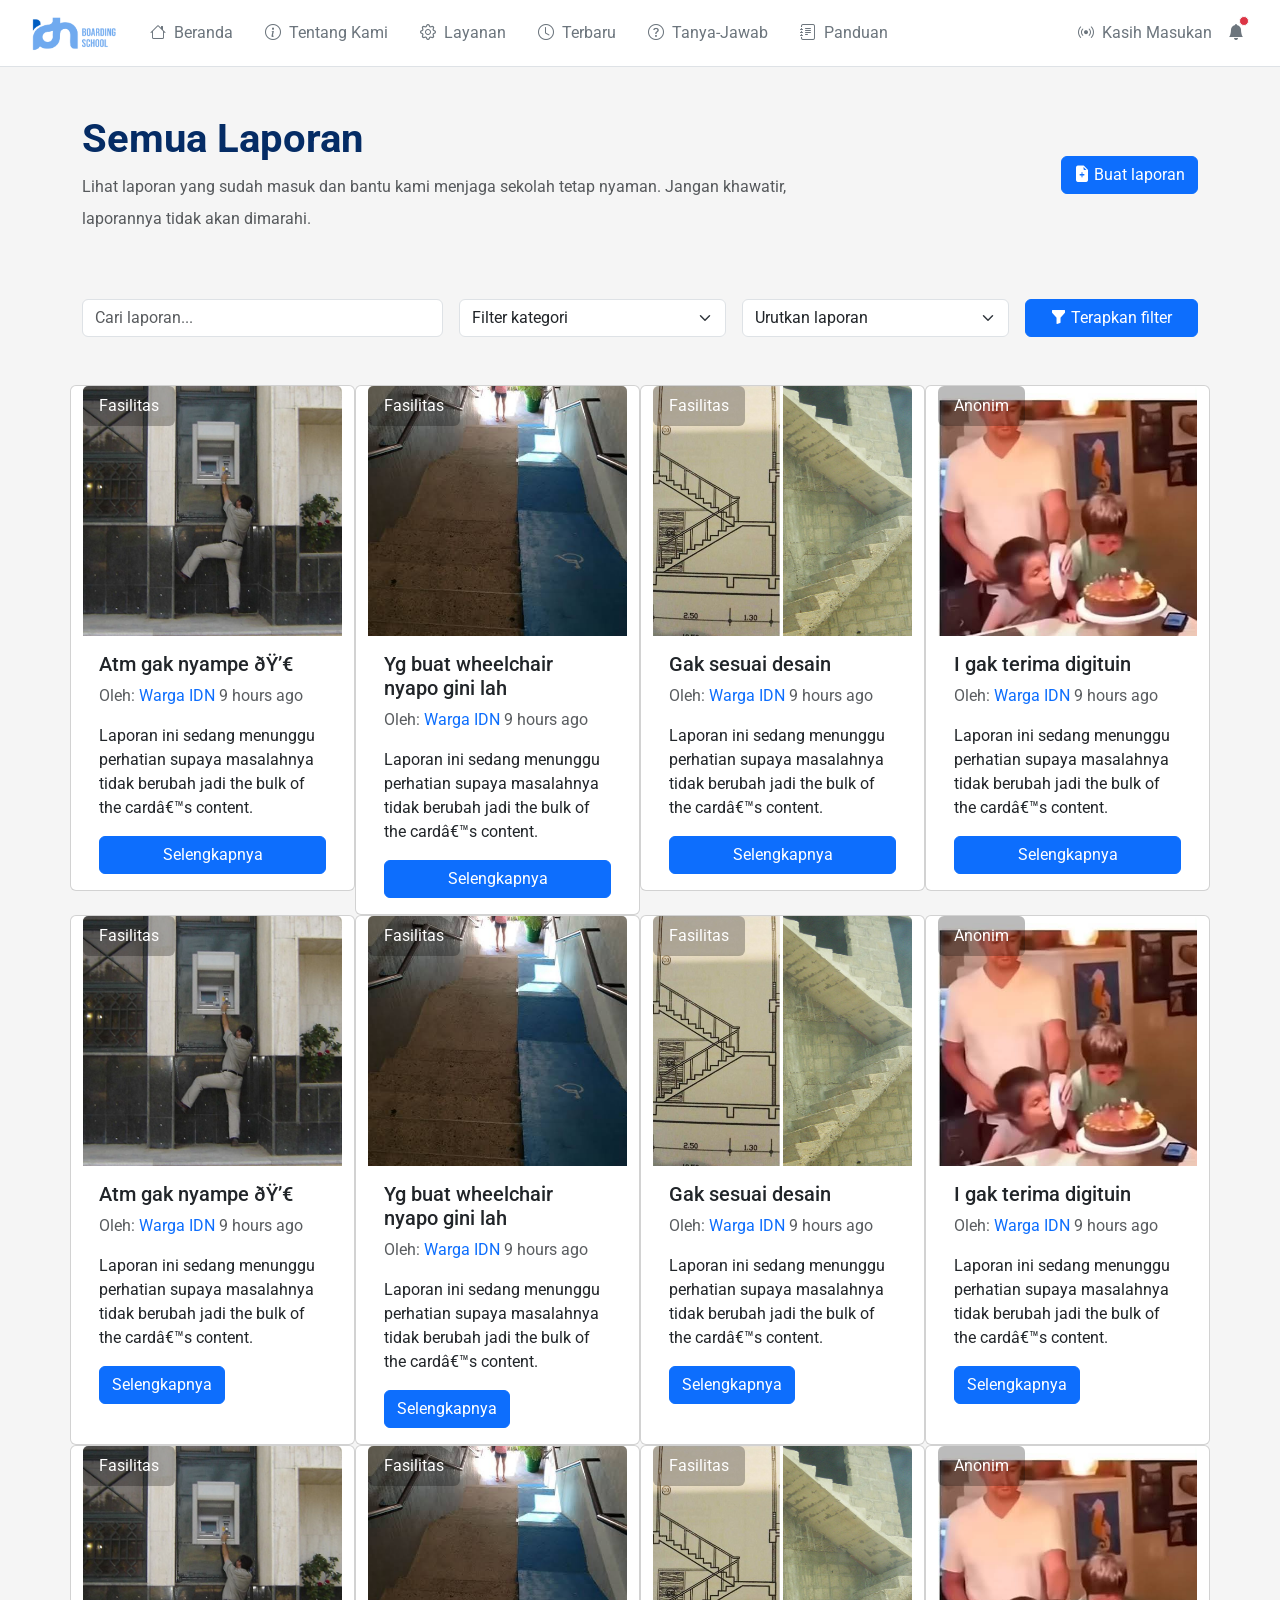
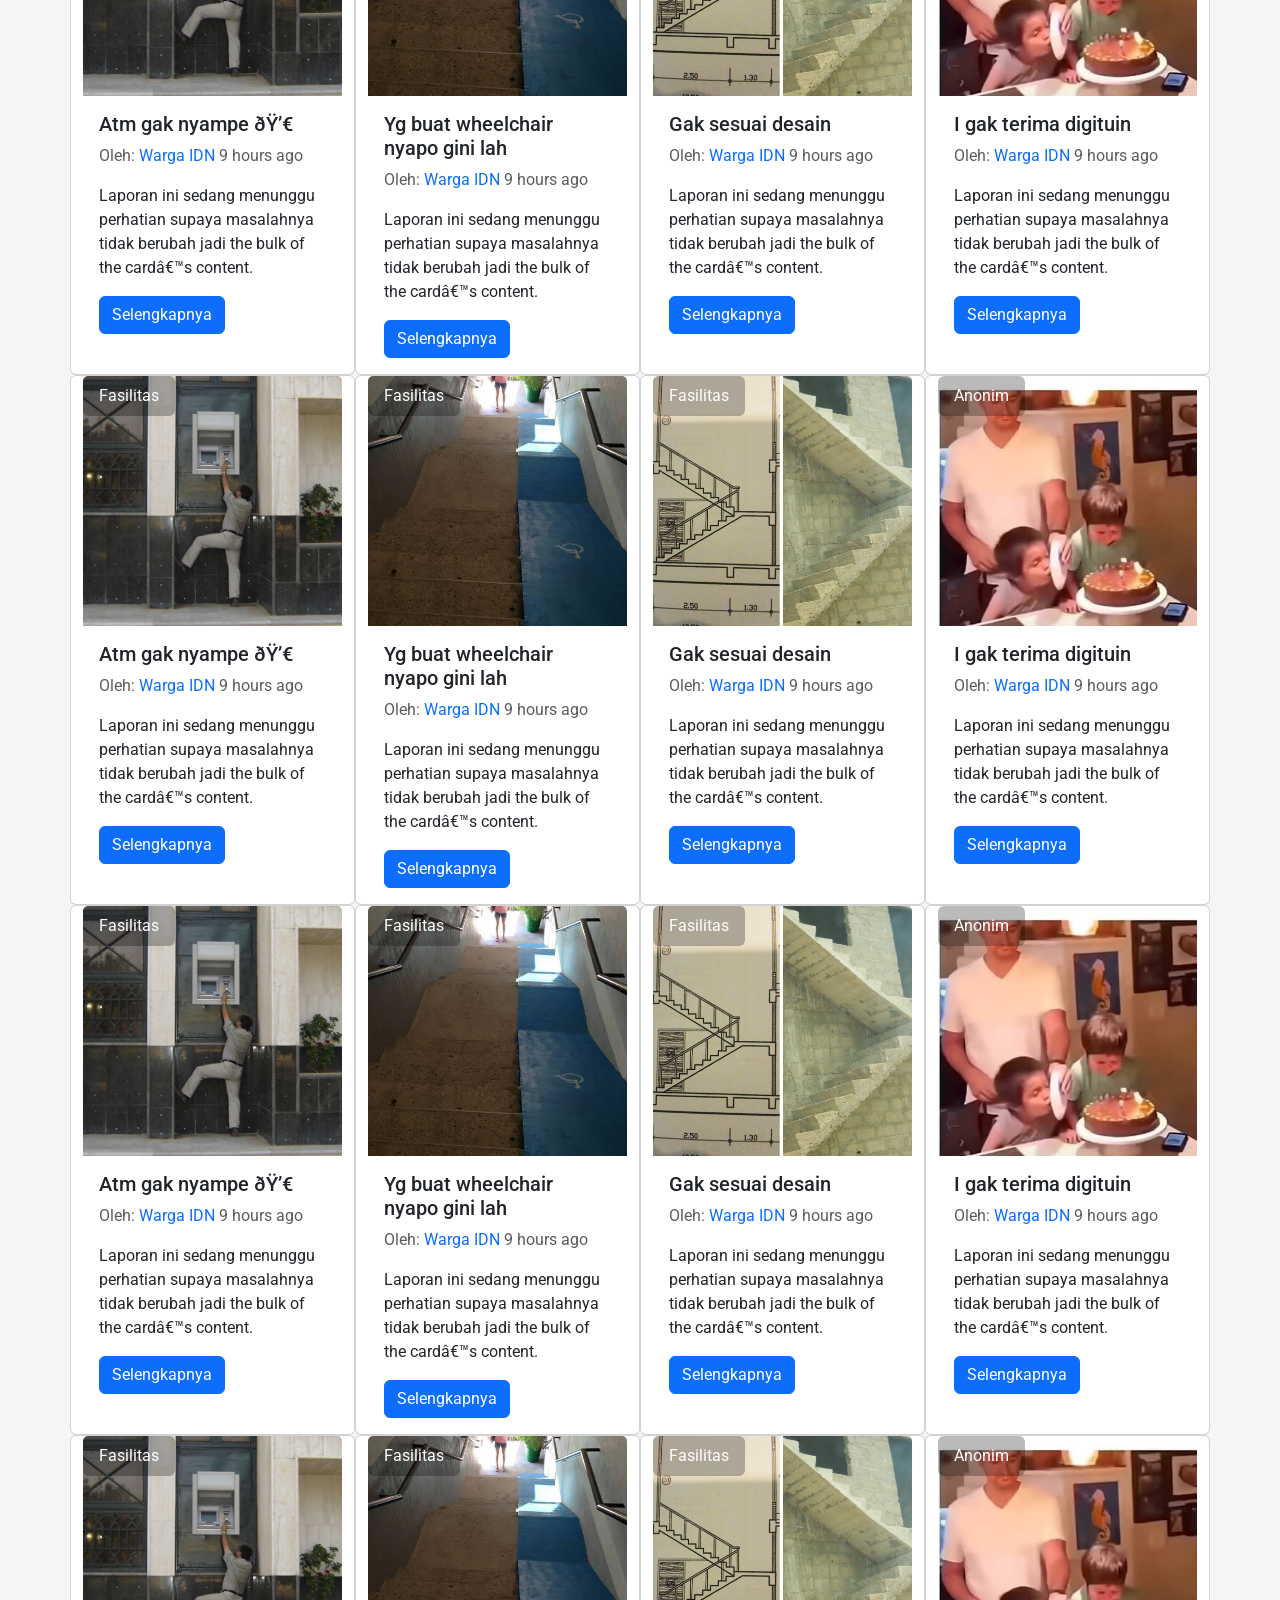
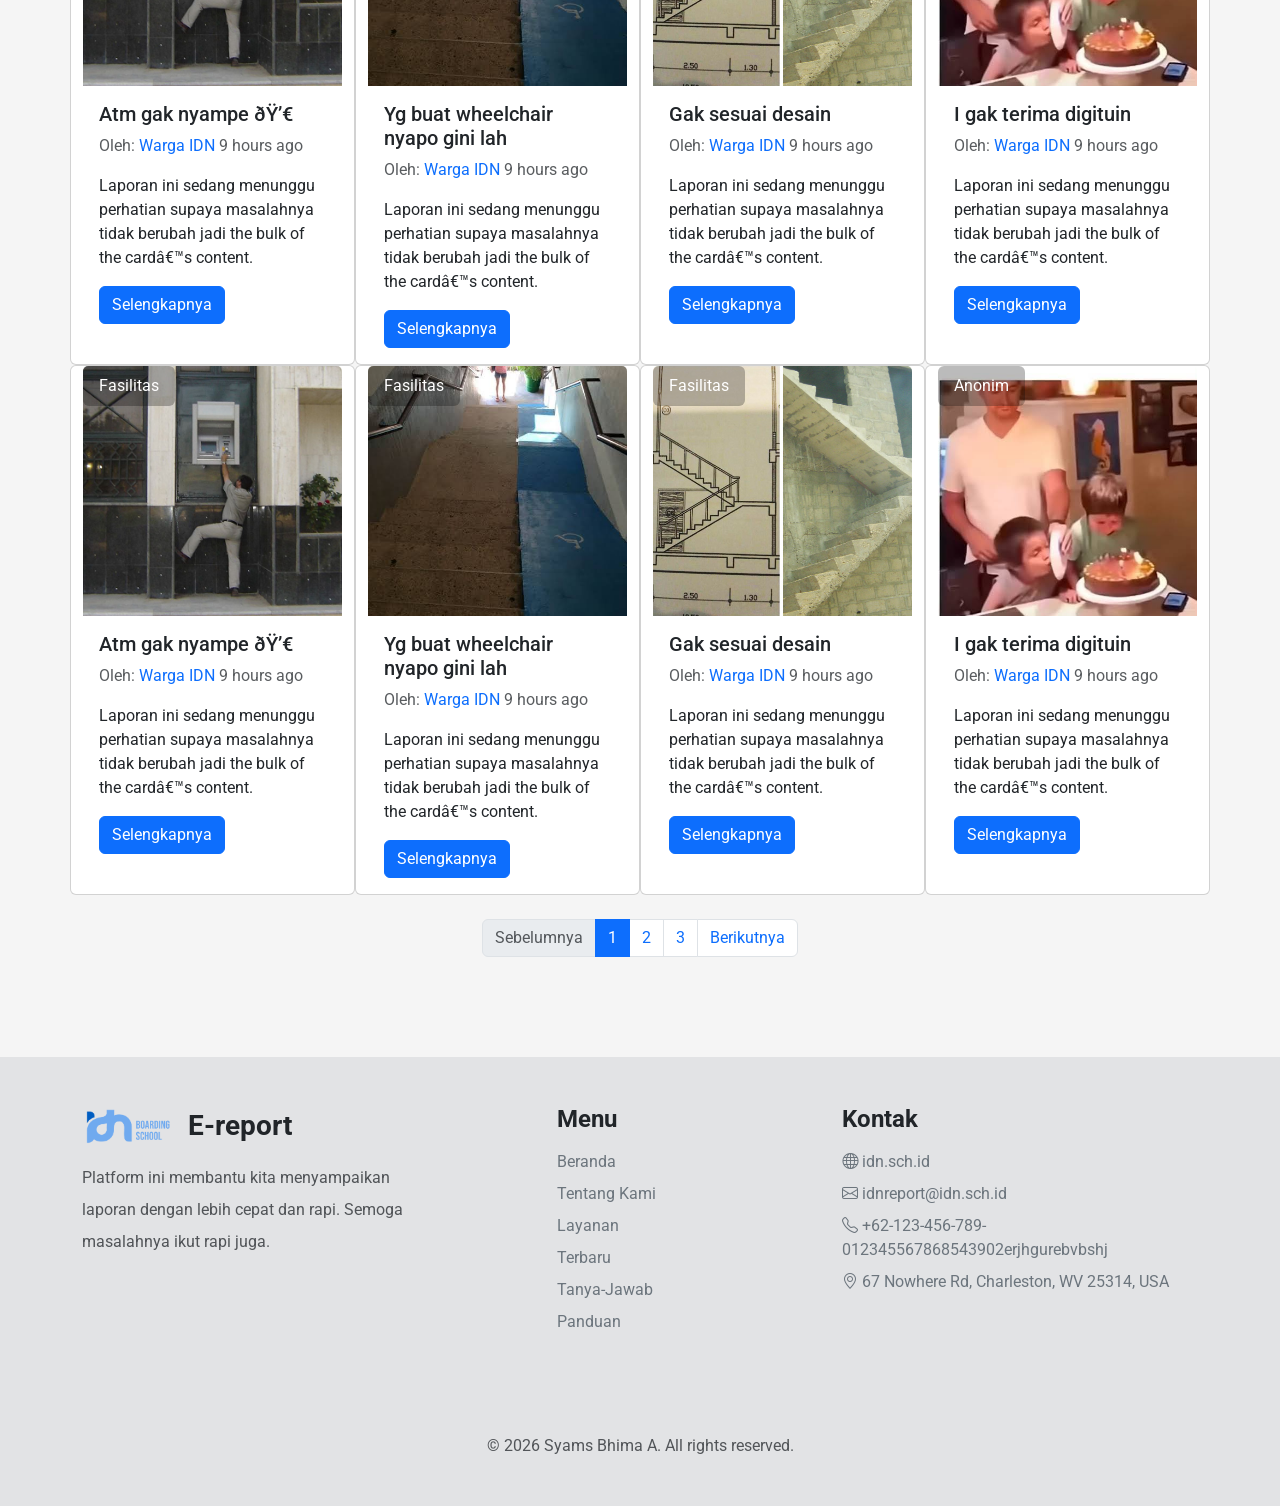
<file: reports.html>
﻿<!doctype html>
<html lang="id">
  <head>
    <meta charset="utf-8" />
    <meta name="viewport" content="width=device-width, initial-scale=1" />
    <title>Daftar Laporan | E-Report IDN</title>
    <link
      href="https://cdn.jsdelivr.net/npm/bootstrap@5.3.8/dist/css/bootstrap.min.css"
      rel="stylesheet"
      integrity="sha384-sRIl4kxILFvY47J16cr9ZwB07vP4J8+LH7qKQnuqkuIAvNWLzeN8tE5YBujZqJLB"
      crossorigin="anonymous"
    />
    <link
      rel="stylesheet"
      href="https://cdnjs.cloudflare.com/ajax/libs/animate.css/4.1.1/animate.min.css"
    />
    <link href="https://unpkg.com/aos@2.3.1/dist/aos.css" rel="stylesheet" />
    <!-- Bootstrap Icons (Required for the icons to show) -->
    <link
      rel="stylesheet"
      href="https://cdn.jsdelivr.net/npm/bootstrap-icons@1.11.3/font/bootstrap-icons.min.css"
    />
    <link rel="stylesheet" href="assets/style.css" />
    <link rel="icon" type="image/x-icon" href="assets/img/idnfav.png" />
  </head>
  <body>
    <nav class="navbar navbar-expand-lg px-3 border-bottom bg-white">
      <div class="container-fluid">
        <!-- 1. Toggler for Mobile -->
        <button
          class="navbar-toggler"
          type="button"
          data-bs-toggle="collapse"
          data-bs-target="#navbarsExample"
          aria-controls="navbarsExample"
          aria-expanded="false"
          aria-label="Buka atau tutup navigasi"
        >
          <span class="navbar-toggler-icon"></span>
        </button>

        <!-- 2. Logo / Brand -->
        <a class="navbar-brand me-4" href="index.html">
          <img
            src="./assets/img/idnlogo.png"
            class="img-dark h-rem-7"
            alt="Logo E-Report IDN"
            width="90px"
          />
        </a>

        <!-- 3. Right Side Elements (Feedback, Notifications, Profile) - Stays on the right for mobile & desktop -->
        <div
          class="d-flex flex-row align-items-center justify-content-around gap-2 order-lg-last"
        >
          <div class="navbar-nav flex-row align-items-lg-center">
            <a
              href="guide.html"
              class="nav-link nav-link-icon px-2 fw-normal text-sm text-secondary"
            >
              <i class="bi bi-broadcast me-1"></i>
              <span class="d-none d-sm-inline">Kasih Masukan</span>
            </a>
            <a
              href="guide.html"
              class="nav-link nav-link-icon px-2 position-relative text-secondary"
            >
              <i class="bi bi-bell-fill"></i>
              <span
                class="position-absolute top-2 start-75 translate-middle p-1 bg-danger border border-light rounded-circle"
              ></span>
            </a>
          </div>
        </div>

        <!-- 4. Collapsible Center Menu (Dashboard, Projects, Tasks, etc.) -->
        <div class="collapse navbar-collapse" id="navbarsExample">
          <div class="navbar-nav flex-row flex-wrap gap-lg-3 gap-2">
            <a
              class="nav-item nav-link text-secondary"
              href="index.html"
              aria-current="page"
            >
              <i class="bi bi-house"></i>
              <span class="ms-1" href="index.html#">Beranda</span>
            </a>
            <a class="nav-item nav-link text-secondary" href="index.html#about">
              <i class="bi bi-info-circle"></i>
              <span class="ms-1">Tentang Kami</span>
            </a>
            <a
              class="nav-item nav-link text-secondary"
              href="index.html#features"
            >
              <i class="bi bi-gear"></i>
              <span class="ms-1">Layanan</span>
            </a>
            <a
              class="nav-item nav-link text-secondary"
              href="index.html#recent"
            >
              <i class="bi bi-clock"></i>
              <span class="ms-1">Terbaru</span>
            </a>
            <a class="nav-item nav-link text-secondary" href="index.html#faq">
              <i class="bi bi-question-circle"></i>
              <span class="ms-1">Tanya-Jawab</span>
            </a>
            <a class="nav-item nav-link text-secondary" href="guide.html">
              <i class="bi bi-journal-text"></i>
              <span class="ms-1">Panduan</span>
            </a>
          </div>
        </div>
      </div>
    </nav>
    <br /><br />
    <!-- reports -->
    <section id="reports">
      <div class="container">
        <!-- header -->
        <div class="row align-items-center justify-content-between g-4">
          <div class="col-12 col-lg-8 text-center text-lg-start">
            <h1 class="fw-bold text-primary-emphasis">Semua Laporan</h1>
            <p class="text-muted lh-lg mb-0">
              Lihat laporan yang sudah masuk dan bantu kami menjaga sekolah
              tetap nyaman. Jangan khawatir, laporannya tidak akan dimarahi.
            </p>
          </div>
          <div class="col-12 col-lg-auto">
            <button
              type="button"
              class="btn btn-primary"
              data-bs-toggle="modal"
              data-bs-target="#staticBackdrop"
            >
              <i class="bi bi-file-earmark-plus-fill"></i> Buat laporan
            </button>
          </div>
        </div>
        <!-- Button trigger modal -->

        <!-- Modal -->
        <div
          class="modal fade"
          id="staticBackdrop"
          data-bs-backdrop="static"
          data-bs-keyboard="false"
          tabindex="-1"
          aria-labelledby="staticBackdropLabel"
          aria-hidden="true"
        >
          <div class="modal-dialog modal-dialog-centered modal-xl">
            <div class="modal-content">
              <div class="modal-header bg-primary">
                <h1
                  class="modal-title fs-5 text-light"
                  id="staticBackdropLabel"
                >
                  <i class="bi bi-emoji-angry-fill">      </i>Buat laporan baru
                </h1>
                <button
                  type="button"
                  class="btn-close"
                  data-bs-dismiss="modal"
                  aria-label="Tutup"
                ></button>
              </div>
              <form action="">
                <div class="modal-body p-4">
                  <div class="input-group mb-3">
                    <span class="input-group-text" id="basic-addon1"
                      >Judul Laporan</span
                    >
                    <input
                      type="text"
                      class="form-control"
                      placeholder="Minta Uang ke KepSek 😭😭😭 "
                      aria-label="Judul"
                      aria-describedby="basic-addon1"
                    />
                  </div>
                  <div class="input-group mb-3">
                    <label class="input-group-text" for="inputGroupSelect01"
                      >Jenis Laporan</label
                    >
                    <select class="form-select" id="inputGroupSelect01">
                      <option selected>Pilih kategori dulu, jangan panik</option>
                      <option value="fasilitas">🏢 Laporan Fasilitas</option>
                      <option value="aakademik">🎓 Laporan Akademik</option>
                      <option value="anonim">🤫 Laporan Anonim</option>
                      <option value="anonim">🤔 Laporan Lainnya</option>
                    </select>
                  </div>

                  <label
                    for="exampleFormControlTextarea1"
                    class="mt-2 form-label"
                    >Isi Laporan</label
                  >
                  <input
                    class="form-control mb-3"
                    type="file"
                    id="formFile"
                    accept="image/*"
                  />
                  <textarea
                    style="height: 600px"
                    class="form-control"
                    id="exampleFormControlTextarea1"
                    rows="3"
                    placeholder="I am writing today to complain of the poor service I received from your company on June 12, 2020. I was visited by a representative of That Awful Company, Mr. Madman, at my home that day.

Mr. Madman was one hour late for his appointment and offered nothing by way of apology when he arrived at noon. Your representative did not remove his muddy shoes upon entering my house and consequently left a trail of dirt in the hallway. Mr. Madman then proceeded to present a range of products to me that I had specifically told his assistant by telephone that I was not interested in. I repeatedly tried to ask your representative about the products that were of interest to me, but he refused to deal with my questions. We ended our meeting after 25 minutes without either of us having accomplished anything.

I am most annoyed that I wasted a morning (and half a day's vacation) waiting for Mr. Madman to show up. My impression of That Awful Company has been tarnished, and I am now concerned about how my existing business is being managed by your firm. Furthermore, Mr. Madman's inability to remove his muddy shoes has meant that I have had to engage the services, and incur the expense, of a professional carpet cleaner.

I trust this is not the way That Awful Company wishes to conduct business with valued customersâ€”I have been with you since the company was founded and have never encountered such treatment before. I would welcome the opportunity to discuss matters further and to learn how you propose to prevent a similar situation from recurring. I look forward to hearing from you.

Yours faithfully,

Name"
                  ></textarea>
                </div>
                <div class="modal-footer">
                  <button
                    type="reset"
                    class="btn btn-secondary"
                  >
                    Reset
                  </button>
                  <button type="button" class="btn btn-primary">
                  <i class="bi bi-send-check-fill"></i>  KIRIM
                  </button>
                </div>
              </form>
            </div>
          </div>
        </div>
        <!-- Search + filters -->
        <div class="row mt-5 g-3 align-items-end">
          <div class="col-12 col-md-4">
            <input
              type="text"
              class="form-control"
              placeholder="Cari laporan..."
            />
          </div>
          <div class="col-12 col-sm-6 col-md-3">
            <select class="form-select">
              <option value="">Filter kategori</option>
              <option value="">Akademik</option>
              <option value="">Fasilitas</option>
              <option value="">Anonim</option>
            </select>
          </div>
          <div class="col-12 col-sm-6 col-md-3">
            <select class="form-select">
              <option value="">Urutkan laporan</option>
              <option value="">Terpopuler</option>
              <option value="">Terbaru</option>
              <option value="">Terlama</option>
            </select>
          </div>
          <div class="col-12 col-md-2">
            <button type="button" class="btn btn-primary w-100">
              <i class="bi bi-funnel-fill"></i> Terapkan filter
            </button>
          </div>
        </div>
      </div>
      <div class="container">
        <div class="row g-4 gy-4 mt-5">
          <div class="card m-0 col-12 col-md-6 col-lg-3 mb-4 overflow-hidden h-100">
            <p
              class="position-absolute text-white px-3 py-2 rounded"
              style="background-color: rgba(0, 0, 0, 0.268)"
            >
              Fasilitas
            </p>
            <img
              style="height: 250px; object-fit: cover"
              src="./assets/img/complain1.png"
              class="card-img-top"
              alt="Logo E-Report IDN"
            />
            <div class="card-body d-flex flex-column">
              <h5 class="card-title">Atm gak nyampe ðŸ’€</h5>
              <p class="text-muted" class="mb-4">
                Oleh: <a href class="text-decoration-none">Warga IDN</a> 9 hours
                ago
              </p>
              <p class="card-text">
                Laporan ini sedang menunggu perhatian supaya masalahnya tidak berubah jadi
                the bulk of the cardâ€™s content.
              </p>
              <a href="report-details.html" class="btn btn-primary mt-auto"
                >Selengkapnya</a
              >
            </div>
          </div>
          <div class="card m-0 col-12 col-md-6 col-lg-3 mb-4 overflow-hidden h-100">
            <p
              class="position-absolute text-white px-3 py-2 rounded"
              style="background-color: rgba(0, 0, 0, 0.268)"
            >
              Fasilitas
            </p>
            <img
              style="height: 250px; object-fit: cover"
              src="./assets/img/complain2.png"
              class="card-img-top"
              alt="Logo E-Report IDN"
            />
            <div class="card-body d-flex flex-column">
              <h5 class="card-title">Yg buat wheelchair nyapo gini lah</h5>
              <p class="text-muted" class="mb-4">
                Oleh: <a href class="text-decoration-none">Warga IDN</a> 9 hours
                ago
              </p>
              <p class="card-text">
                Laporan ini sedang menunggu perhatian supaya masalahnya tidak berubah jadi
                the bulk of the cardâ€™s content.
              </p>
              <a href="report-details.html" class="btn btn-primary mt-auto"
                >Selengkapnya</a
              >
            </div>
          </div>
          <div class="card m-0 col-12 col-md-6 col-lg-3 mb-4 overflow-hidden h-100">
            <p
              class="position-absolute text-white px-3 py-2 rounded"
              style="background-color: rgba(0, 0, 0, 0.268)"
            >
              Fasilitas
            </p>
            <img
              style="height: 250px; object-fit: cover"
              src="./assets/img/complain3.png"
              class="card-img-top"
              alt="Logo E-Report IDN"
            />
            <div class="card-body d-flex flex-column">
              <h5 class="card-title">Gak sesuai desain</h5>
              <p class="text-muted" class="mb-4">
                Oleh: <a href class="text-decoration-none">Warga IDN</a> 9 hours
                ago
              </p>
              <p class="card-text">
                Laporan ini sedang menunggu perhatian supaya masalahnya tidak berubah jadi
                the bulk of the cardâ€™s content.
              </p>
              <a href="report-details.html" class="btn btn-primary mt-auto"
                >Selengkapnya</a
              >
            </div>
          </div>
          <div class="card m-0 col-12 col-md-6 col-lg-3 mb-4 overflow-hidden h-100">
            <p
              class="position-absolute text-white px-3 py-2 rounded"
              style="background-color: rgba(0, 0, 0, 0.268)"
            >
              Anonim
            </p>
            <img
              style="height: 250px; object-fit: cover"
              src="./assets/img/complain4.png"
              class="card-img-top"
              alt="Logo E-Report IDN"
            />
            <div class="card-body d-flex flex-column">
              <h5 class="card-title">I gak terima digituin</h5>
              <p class="text-muted" class="mb-4">
                Oleh: <a href class="text-decoration-none">Warga IDN</a> 9 hours
                ago
              </p>
              <p class="card-text">
                Laporan ini sedang menunggu perhatian supaya masalahnya tidak berubah jadi
                the bulk of the cardâ€™s content.
              </p>
              <a href="report-details.html" class="btn btn-primary mt-auto"
                >Selengkapnya</a
              >
            </div>
          </div>
        </div>
        <div class="row g-4 gy-4">
          <div class="card m-0 col-12 col-md-6 col-lg-3 mb-4 overflow-hidden">
            <p
              class="position-absolute text-white px-3 py-2 rounded"
              style="background-color: rgba(0, 0, 0, 0.268)"
            >
              Fasilitas
            </p>
            <img
              style="height: 250px; object-fit: cover"
              src="./assets/img/complain1.png"
              class="card-img-top"
              alt="Logo E-Report IDN"
            />
            <div class="card-body">
              <h5 class="card-title">Atm gak nyampe ðŸ’€</h5>
              <p class="text-muted" class="mb-4">
                Oleh: <a href class="text-decoration-none">Warga IDN</a> 9 hours
                ago
              </p>
              <p class="card-text">
                Laporan ini sedang menunggu perhatian supaya masalahnya tidak berubah jadi
                the bulk of the cardâ€™s content.
              </p>
              <a href="report-details.html" class="btn btn-primary"
                >Selengkapnya</a
              >
            </div>
          </div>
          <div class="card m-0 col-12 col-md-6 col-lg-3 mb-4 overflow-hidden">
            <p
              class="position-absolute text-white px-3 py-2 rounded"
              style="background-color: rgba(0, 0, 0, 0.268)"
            >
              Fasilitas
            </p>
            <img
              style="height: 250px; object-fit: cover"
              src="./assets/img/complain2.png"
              class="card-img-top"
              alt="Logo E-Report IDN"
            />
            <div class="card-body">
              <h5 class="card-title">Yg buat wheelchair nyapo gini lah</h5>
              <p class="text-muted" class="mb-4">
                Oleh: <a href class="text-decoration-none">Warga IDN</a> 9 hours
                ago
              </p>
              <p class="card-text">
                Laporan ini sedang menunggu perhatian supaya masalahnya tidak berubah jadi
                the bulk of the cardâ€™s content.
              </p>
              <a href="report-details.html" class="btn btn-primary"
                >Selengkapnya</a
              >
            </div>
          </div>
          <div class="card m-0 col-12 col-md-6 col-lg-3 mb-4 overflow-hidden">
            <p
              class="position-absolute text-white px-3 py-2 rounded"
              style="background-color: rgba(0, 0, 0, 0.268)"
            >
              Fasilitas
            </p>
            <img
              style="height: 250px; object-fit: cover"
              src="./assets/img/complain3.png"
              class="card-img-top"
              alt="Logo E-Report IDN"
            />
            <div class="card-body">
              <h5 class="card-title">Gak sesuai desain</h5>
              <p class="text-muted" class="mb-4">
                Oleh: <a href class="text-decoration-none">Warga IDN</a> 9 hours
                ago
              </p>
              <p class="card-text">
                Laporan ini sedang menunggu perhatian supaya masalahnya tidak berubah jadi
                the bulk of the cardâ€™s content.
              </p>
              <a href="report-details.html" class="btn btn-primary"
                >Selengkapnya</a
              >
            </div>
          </div>
          <div class="card m-0 col-12 col-md-6 col-lg-3 mb-4 overflow-hidden">
            <p
              class="position-absolute text-white px-3 py-2 rounded"
              style="background-color: rgba(0, 0, 0, 0.268)"
            >
              Anonim
            </p>
            <img
              style="height: 250px; object-fit: cover"
              src="./assets/img/complain4.png"
              class="card-img-top"
              alt="Logo E-Report IDN"
            />
            <div class="card-body">
              <h5 class="card-title">I gak terima digituin</h5>
              <p class="text-muted" class="mb-4">
                Oleh: <a href class="text-decoration-none">Warga IDN</a> 9 hours
                ago
              </p>
              <p class="card-text">
                Laporan ini sedang menunggu perhatian supaya masalahnya tidak berubah jadi
                the bulk of the cardâ€™s content.
              </p>
              <a href="report-details.html" class="btn btn-primary"
                >Selengkapnya</a
              >
            </div>
          </div>
        </div>
        <div class="row g-4">
          <div class="card m-0 col-12 col-md-6 col-lg-3 mb-4 overflow-hidden">
            <p
              class="position-absolute text-white px-3 py-2 rounded"
              style="background-color: rgba(0, 0, 0, 0.268)"
            >
              Fasilitas
            </p>
            <img
              style="height: 250px; object-fit: cover"
              src="./assets/img/complain1.png"
              class="card-img-top"
              alt="Logo E-Report IDN"
            />
            <div class="card-body">
              <h5 class="card-title">Atm gak nyampe ðŸ’€</h5>
              <p class="text-muted" class="mb-4">
                Oleh: <a href class="text-decoration-none">Warga IDN</a> 9 hours
                ago
              </p>
              <p class="card-text">
                Laporan ini sedang menunggu perhatian supaya masalahnya tidak berubah jadi
                the bulk of the cardâ€™s content.
              </p>
              <a href="report-details.html" class="btn btn-primary"
                >Selengkapnya</a
              >
            </div>
          </div>
          <div class="card m-0 col-12 col-md-6 col-lg-3 mb-4 overflow-hidden">
            <p
              class="position-absolute text-white px-3 py-2 rounded"
              style="background-color: rgba(0, 0, 0, 0.268)"
            >
              Fasilitas
            </p>
            <img
              style="height: 250px; object-fit: cover"
              src="./assets/img/complain2.png"
              class="card-img-top"
              alt="Logo E-Report IDN"
            />
            <div class="card-body">
              <h5 class="card-title">Yg buat wheelchair nyapo gini lah</h5>
              <p class="text-muted" class="mb-4">
                Oleh: <a href class="text-decoration-none">Warga IDN</a> 9 hours
                ago
              </p>
              <p class="card-text">
                Laporan ini sedang menunggu perhatian supaya masalahnya tidak berubah jadi
                the bulk of the cardâ€™s content.
              </p>
              <a href="report-details.html" class="btn btn-primary"
                >Selengkapnya</a
              >
            </div>
          </div>
          <div class="card m-0 col-12 col-md-6 col-lg-3 mb-4 overflow-hidden">
            <p
              class="position-absolute text-white px-3 py-2 rounded"
              style="background-color: rgba(0, 0, 0, 0.268)"
            >
              Fasilitas
            </p>
            <img
              style="height: 250px; object-fit: cover"
              src="./assets/img/complain3.png"
              class="card-img-top"
              alt="Logo E-Report IDN"
            />
            <div class="card-body">
              <h5 class="card-title">Gak sesuai desain</h5>
              <p class="text-muted" class="mb-4">
                Oleh: <a href class="text-decoration-none">Warga IDN</a> 9 hours
                ago
              </p>
              <p class="card-text">
                Laporan ini sedang menunggu perhatian supaya masalahnya tidak berubah jadi
                the bulk of the cardâ€™s content.
              </p>
              <a href="report-details.html" class="btn btn-primary"
                >Selengkapnya</a
              >
            </div>
          </div>
          <div class="card m-0 col-12 col-md-6 col-lg-3 mb-4 overflow-hidden">
            <p
              class="position-absolute text-white px-3 py-2 rounded"
              style="background-color: rgba(0, 0, 0, 0.268)"
            >
              Anonim
            </p>
            <img
              style="height: 250px; object-fit: cover"
              src="./assets/img/complain4.png"
              class="card-img-top"
              alt="Logo E-Report IDN"
            />
            <div class="card-body">
              <h5 class="card-title">I gak terima digituin</h5>
              <p class="text-muted" class="mb-4">
                Oleh: <a href class="text-decoration-none">Warga IDN</a> 9 hours
                ago
              </p>
              <p class="card-text">
                Laporan ini sedang menunggu perhatian supaya masalahnya tidak berubah jadi
                the bulk of the cardâ€™s content.
              </p>
              <a href="report-details.html" class="btn btn-primary"
                >Selengkapnya</a
              >
            </div>
          </div>
        </div>
        <div class="row g-4">
          <div class="card m-0 col-12 col-md-6 col-lg-3 mb-4 overflow-hidden">
            <p
              class="position-absolute text-white px-3 py-2 rounded"
              style="background-color: rgba(0, 0, 0, 0.268)"
            >
              Fasilitas
            </p>
            <img
              style="height: 250px; object-fit: cover"
              src="./assets/img/complain1.png"
              class="card-img-top"
              alt="Logo E-Report IDN"
            />
            <div class="card-body">
              <h5 class="card-title">Atm gak nyampe ðŸ’€</h5>
              <p class="text-muted" class="mb-4">
                Oleh: <a href class="text-decoration-none">Warga IDN</a> 9 hours
                ago
              </p>
              <p class="card-text">
                Laporan ini sedang menunggu perhatian supaya masalahnya tidak berubah jadi
                the bulk of the cardâ€™s content.
              </p>
              <a href="report-details.html" class="btn btn-primary"
                >Selengkapnya</a
              >
            </div>
          </div>
          <div class="card m-0 col-12 col-md-6 col-lg-3 mb-4 overflow-hidden">
            <p
              class="position-absolute text-white px-3 py-2 rounded"
              style="background-color: rgba(0, 0, 0, 0.268)"
            >
              Fasilitas
            </p>
            <img
              style="height: 250px; object-fit: cover"
              src="./assets/img/complain2.png"
              class="card-img-top"
              alt="Logo E-Report IDN"
            />
            <div class="card-body">
              <h5 class="card-title">Yg buat wheelchair nyapo gini lah</h5>
              <p class="text-muted" class="mb-4">
                Oleh: <a href class="text-decoration-none">Warga IDN</a> 9 hours
                ago
              </p>
              <p class="card-text">
                Laporan ini sedang menunggu perhatian supaya masalahnya tidak berubah jadi
                the bulk of the cardâ€™s content.
              </p>
              <a href="report-details.html" class="btn btn-primary"
                >Selengkapnya</a
              >
            </div>
          </div>
          <div class="card m-0 col-12 col-md-6 col-lg-3 mb-4 overflow-hidden">
            <p
              class="position-absolute text-white px-3 py-2 rounded"
              style="background-color: rgba(0, 0, 0, 0.268)"
            >
              Fasilitas
            </p>
            <img
              style="height: 250px; object-fit: cover"
              src="./assets/img/complain3.png"
              class="card-img-top"
              alt="Logo E-Report IDN"
            />
            <div class="card-body">
              <h5 class="card-title">Gak sesuai desain</h5>
              <p class="text-muted" class="mb-4">
                Oleh: <a href class="text-decoration-none">Warga IDN</a> 9 hours
                ago
              </p>
              <p class="card-text">
                Laporan ini sedang menunggu perhatian supaya masalahnya tidak berubah jadi
                the bulk of the cardâ€™s content.
              </p>
              <a href="report-details.html" class="btn btn-primary"
                >Selengkapnya</a
              >
            </div>
          </div>
          <div class="card m-0 col-12 col-md-6 col-lg-3 mb-4 overflow-hidden">
            <p
              class="position-absolute text-white px-3 py-2 rounded"
              style="background-color: rgba(0, 0, 0, 0.268)"
            >
              Anonim
            </p>
            <img
              style="height: 250px; object-fit: cover"
              src="./assets/img/complain4.png"
              class="card-img-top"
              alt="Logo E-Report IDN"
            />
            <div class="card-body">
              <h5 class="card-title">I gak terima digituin</h5>
              <p class="text-muted" class="mb-4">
                Oleh: <a href class="text-decoration-none">Warga IDN</a> 9 hours
                ago
              </p>
              <p class="card-text">
                Laporan ini sedang menunggu perhatian supaya masalahnya tidak berubah jadi
                the bulk of the cardâ€™s content.
              </p>
              <a href="report-details.html" class="btn btn-primary"
                >Selengkapnya</a
              >
            </div>
          </div>
        </div>
        <div class="row g-4">
          <div class="card m-0 col-12 col-md-6 col-lg-3 mb-4 overflow-hidden">
            <p
              class="position-absolute text-white px-3 py-2 rounded"
              style="background-color: rgba(0, 0, 0, 0.268)"
            >
              Fasilitas
            </p>
            <img
              style="height: 250px; object-fit: cover"
              src="./assets/img/complain1.png"
              class="card-img-top"
              alt="Logo E-Report IDN"
            />
            <div class="card-body">
              <h5 class="card-title">Atm gak nyampe ðŸ’€</h5>
              <p class="text-muted" class="mb-4">
                Oleh: <a href class="text-decoration-none">Warga IDN</a> 9 hours
                ago
              </p>
              <p class="card-text">
                Laporan ini sedang menunggu perhatian supaya masalahnya tidak berubah jadi
                the bulk of the cardâ€™s content.
              </p>
              <a href="report-details.html" class="btn btn-primary"
                >Selengkapnya</a
              >
            </div>
          </div>
          <div class="card m-0 col-12 col-md-6 col-lg-3 mb-4 overflow-hidden">
            <p
              class="position-absolute text-white px-3 py-2 rounded"
              style="background-color: rgba(0, 0, 0, 0.268)"
            >
              Fasilitas
            </p>
            <img
              style="height: 250px; object-fit: cover"
              src="./assets/img/complain2.png"
              class="card-img-top"
              alt="Logo E-Report IDN"
            />
            <div class="card-body">
              <h5 class="card-title">Yg buat wheelchair nyapo gini lah</h5>
              <p class="text-muted" class="mb-4">
                Oleh: <a href class="text-decoration-none">Warga IDN</a> 9 hours
                ago
              </p>
              <p class="card-text">
                Laporan ini sedang menunggu perhatian supaya masalahnya tidak berubah jadi
                the bulk of the cardâ€™s content.
              </p>
              <a href="report-details.html" class="btn btn-primary"
                >Selengkapnya</a
              >
            </div>
          </div>
          <div class="card m-0 col-12 col-md-6 col-lg-3 mb-4 overflow-hidden">
            <p
              class="position-absolute text-white px-3 py-2 rounded"
              style="background-color: rgba(0, 0, 0, 0.268)"
            >
              Fasilitas
            </p>
            <img
              style="height: 250px; object-fit: cover"
              src="./assets/img/complain3.png"
              class="card-img-top"
              alt="Logo E-Report IDN"
            />
            <div class="card-body">
              <h5 class="card-title">Gak sesuai desain</h5>
              <p class="text-muted" class="mb-4">
                Oleh: <a href class="text-decoration-none">Warga IDN</a> 9 hours
                ago
              </p>
              <p class="card-text">
                Laporan ini sedang menunggu perhatian supaya masalahnya tidak berubah jadi
                the bulk of the cardâ€™s content.
              </p>
              <a href="report-details.html" class="btn btn-primary"
                >Selengkapnya</a
              >
            </div>
          </div>
          <div class="card m-0 col-12 col-md-6 col-lg-3 mb-4 overflow-hidden">
            <p
              class="position-absolute text-white px-3 py-2 rounded"
              style="background-color: rgba(0, 0, 0, 0.268)"
            >
              Anonim
            </p>
            <img
              style="height: 250px; object-fit: cover"
              src="./assets/img/complain4.png"
              class="card-img-top"
              alt="Logo E-Report IDN"
            />
            <div class="card-body">
              <h5 class="card-title">I gak terima digituin</h5>
              <p class="text-muted" class="mb-4">
                Oleh: <a href class="text-decoration-none">Warga IDN</a> 9 hours
                ago
              </p>
              <p class="card-text">
                Laporan ini sedang menunggu perhatian supaya masalahnya tidak berubah jadi
                the bulk of the cardâ€™s content.
              </p>
              <a href="report-details.html" class="btn btn-primary"
                >Selengkapnya</a
              >
            </div>
          </div>
        </div>
        <div class="row g-4">
          <div class="card m-0 col-12 col-md-6 col-lg-3 mb-4 overflow-hidden">
            <p
              class="position-absolute text-white px-3 py-2 rounded"
              style="background-color: rgba(0, 0, 0, 0.268)"
            >
              Fasilitas
            </p>
            <img
              style="height: 250px; object-fit: cover"
              src="./assets/img/complain1.png"
              class="card-img-top"
              alt="Logo E-Report IDN"
            />
            <div class="card-body">
              <h5 class="card-title">Atm gak nyampe ðŸ’€</h5>
              <p class="text-muted" class="mb-4">
                Oleh: <a href class="text-decoration-none">Warga IDN</a> 9 hours
                ago
              </p>
              <p class="card-text">
                Laporan ini sedang menunggu perhatian supaya masalahnya tidak berubah jadi
                the bulk of the cardâ€™s content.
              </p>
              <a href="report-details.html" class="btn btn-primary"
                >Selengkapnya</a
              >
            </div>
          </div>
          <div class="card m-0 col-12 col-md-6 col-lg-3 mb-4 overflow-hidden">
            <p
              class="position-absolute text-white px-3 py-2 rounded"
              style="background-color: rgba(0, 0, 0, 0.268)"
            >
              Fasilitas
            </p>
            <img
              style="height: 250px; object-fit: cover"
              src="./assets/img/complain2.png"
              class="card-img-top"
              alt="Logo E-Report IDN"
            />
            <div class="card-body">
              <h5 class="card-title">Yg buat wheelchair nyapo gini lah</h5>
              <p class="text-muted" class="mb-4">
                Oleh: <a href class="text-decoration-none">Warga IDN</a> 9 hours
                ago
              </p>
              <p class="card-text">
                Laporan ini sedang menunggu perhatian supaya masalahnya tidak berubah jadi
                the bulk of the cardâ€™s content.
              </p>
              <a href="report-details.html" class="btn btn-primary"
                >Selengkapnya</a
              >
            </div>
          </div>
          <div class="card m-0 col-12 col-md-6 col-lg-3 mb-4 overflow-hidden">
            <p
              class="position-absolute text-white px-3 py-2 rounded"
              style="background-color: rgba(0, 0, 0, 0.268)"
            >
              Fasilitas
            </p>
            <img
              style="height: 250px; object-fit: cover"
              src="./assets/img/complain3.png"
              class="card-img-top"
              alt="Logo E-Report IDN"
            />
            <div class="card-body">
              <h5 class="card-title">Gak sesuai desain</h5>
              <p class="text-muted" class="mb-4">
                Oleh: <a href class="text-decoration-none">Warga IDN</a> 9 hours
                ago
              </p>
              <p class="card-text">
                Laporan ini sedang menunggu perhatian supaya masalahnya tidak berubah jadi
                the bulk of the cardâ€™s content.
              </p>
              <a href="report-details.html" class="btn btn-primary"
                >Selengkapnya</a
              >
            </div>
          </div>
          <div class="card m-0 col-12 col-md-6 col-lg-3 mb-4 overflow-hidden">
            <p
              class="position-absolute text-white px-3 py-2 rounded"
              style="background-color: rgba(0, 0, 0, 0.268)"
            >
              Anonim
            </p>
            <img
              style="height: 250px; object-fit: cover"
              src="./assets/img/complain4.png"
              class="card-img-top"
              alt="Logo E-Report IDN"
            />
            <div class="card-body">
              <h5 class="card-title">I gak terima digituin</h5>
              <p class="text-muted" class="mb-4">
                Oleh: <a href class="text-decoration-none">Warga IDN</a> 9 hours
                ago
              </p>
              <p class="card-text">
                Laporan ini sedang menunggu perhatian supaya masalahnya tidak berubah jadi
                the bulk of the cardâ€™s content.
              </p>
              <a href="report-details.html" class="btn btn-primary"
                >Selengkapnya</a
              >
            </div>
          </div>
        </div>
        <div class="row g-4">
          <div class="card m-0 col-12 col-md-6 col-lg-3 mb-4 overflow-hidden">
            <p
              class="position-absolute text-white px-3 py-2 rounded"
              style="background-color: rgba(0, 0, 0, 0.268)"
            >
              Fasilitas
            </p>
            <img
              style="height: 250px; object-fit: cover"
              src="./assets/img/complain1.png"
              class="card-img-top"
              alt="Logo E-Report IDN"
            />
            <div class="card-body">
              <h5 class="card-title">Atm gak nyampe ðŸ’€</h5>
              <p class="text-muted" class="mb-4">
                Oleh: <a href class="text-decoration-none">Warga IDN</a> 9 hours
                ago
              </p>
              <p class="card-text">
                Laporan ini sedang menunggu perhatian supaya masalahnya tidak berubah jadi
                the bulk of the cardâ€™s content.
              </p>
              <a href="report-details.html" class="btn btn-primary"
                >Selengkapnya</a
              >
            </div>
          </div>
          <div class="card m-0 col-12 col-md-6 col-lg-3 mb-4 overflow-hidden">
            <p
              class="position-absolute text-white px-3 py-2 rounded"
              style="background-color: rgba(0, 0, 0, 0.268)"
            >
              Fasilitas
            </p>
            <img
              style="height: 250px; object-fit: cover"
              src="./assets/img/complain2.png"
              class="card-img-top"
              alt="Logo E-Report IDN"
            />
            <div class="card-body">
              <h5 class="card-title">Yg buat wheelchair nyapo gini lah</h5>
              <p class="text-muted" class="mb-4">
                Oleh: <a href class="text-decoration-none">Warga IDN</a> 9 hours
                ago
              </p>
              <p class="card-text">
                Laporan ini sedang menunggu perhatian supaya masalahnya tidak berubah jadi
                the bulk of the cardâ€™s content.
              </p>
              <a href="report-details.html" class="btn btn-primary"
                >Selengkapnya</a
              >
            </div>
          </div>
          <div class="card m-0 col-12 col-md-6 col-lg-3 mb-4 overflow-hidden">
            <p
              class="position-absolute text-white px-3 py-2 rounded"
              style="background-color: rgba(0, 0, 0, 0.268)"
            >
              Fasilitas
            </p>
            <img
              style="height: 250px; object-fit: cover"
              src="./assets/img/complain3.png"
              class="card-img-top"
              alt="Logo E-Report IDN"
            />
            <div class="card-body">
              <h5 class="card-title">Gak sesuai desain</h5>
              <p class="text-muted" class="mb-4">
                Oleh: <a href class="text-decoration-none">Warga IDN</a> 9 hours
                ago
              </p>
              <p class="card-text">
                Laporan ini sedang menunggu perhatian supaya masalahnya tidak berubah jadi
                the bulk of the cardâ€™s content.
              </p>
              <a href="report-details.html" class="btn btn-primary"
                >Selengkapnya</a
              >
            </div>
          </div>
          <div class="card m-0 col-12 col-md-6 col-lg-3 mb-4 overflow-hidden">
            <p
              class="position-absolute text-white px-3 py-2 rounded"
              style="background-color: rgba(0, 0, 0, 0.268)"
            >
              Anonim
            </p>
            <img
              style="height: 250px; object-fit: cover"
              src="./assets/img/complain4.png"
              class="card-img-top"
              alt="Logo E-Report IDN"
            />
            <div class="card-body">
              <h5 class="card-title">I gak terima digituin</h5>
              <p class="text-muted" class="mb-4">
                Oleh: <a href class="text-decoration-none">Warga IDN</a> 9 hours
                ago
              </p>
              <p class="card-text">
                Laporan ini sedang menunggu perhatian supaya masalahnya tidak berubah jadi
                the bulk of the cardâ€™s content.
              </p>
              <a href="report-details.html" class="btn btn-primary"
                >Selengkapnya</a
              >
            </div>
          </div>
        </div>
        <nav aria-label="Navigasi halaman laporan">
          <ul class="pagination justify-content-center">
            <li class="page-item">
              <a class="page-link disabled">Sebelumnya</a>
            </li>
            <li class="page-item active"><a class="page-link">1</a></li>
            <li class="page-item"><a class="page-link" href="reports.html?page=2">2</a></li>
            <li class="page-item"><a class="page-link" href="reports.html?page=3">3</a></li>
            <li class="page-item"><a class="page-link" href="reports.html?page=2">Berikutnya</a></li>
          </ul>
        </nav>
      </div>
    </section>

    <footer class="bg-secondary-subtle py-5">
      <div class="container">
        <div class="row justify-content-between row-gap-4 row-gap-sm-0">
          <div class="col-sm-2 col-md-4">
            <div class="d-flex align-items-center">
              <img
                src="./assets/img/idnlogo.png"
                class="img-dark h-rem-7 me-3"
                alt="Logo E-Report IDN"
                width="90"
              />
              <h3 class="mb-0 fw-bold">E-report</h3>
            </div>
            <p class="opacity-75 mt-3 lh-lg mb-0">
              Platform ini membantu kita menyampaikan laporan dengan
              lebih cepat dan rapi. Semoga masalahnya ikut rapi juga.
            </p>
          </div>
          <div class="col-sm-2 col-md-2 d-flex flex-column gap-2">
            <h4 class="fw-bold">Menu</h4>
            <a href="index.html#" class="text-decoration-none footer-link"
              >Beranda</a
            >
            <a href="index.html#about" class="text-decoration-none footer-link"
              >Tentang Kami</a
            >
            <a
              href="index.html#features"
              class="text-decoration-none footer-link"
              >Layanan</a
            >
            <a href="index.html#recent" class="text-decoration-none footer-link"
              >Terbaru</a
            >
            <a href="index.html#faq" class="text-decoration-none footer-link"
              >Tanya-Jawab</a
            >
            <a href="guide.html" class="text-decoration-none footer-link"
              >Panduan</a
            >
          </div>
          <div class="col-sm-2 col-md-4 d-flex flex-column gap-2">
            <h4 class="fw-bold">Kontak</h4>

            <a
              href="https://idn.sch.id"
              class="text-decoration-none footer-link"
              target="_blank"
              ><b class="bi bi-globe"> </b>idn.sch.id</a
            >
            <a
              target="_blank"
              href="mailto:idnreport@idn.sch.id"
              class="text-decoration-none footer-link"
              ><b class="bi bi-envelope"> </b>idnreport@idn.sch.id</a
            >

            <a
              href="https://wa.me/no"
              class="text-decoration-none footer-link"
              target="_blank"
              ><b class="bi bi-telephone"> </b
              >+62-123-456-789-012345567868543902erjhgurebvbshj</a
            >
            <a
              href="https://maps.app.goo.gl/AaXdRiLFjvCo9adEA"
              class="text-decoration-none footer-link"
              target="_blank"
              ><b class="bi bi-geo-alt"> </b>67 Nowhere Rd, Charleston, WV
              25314, USA</a
            >
          </div>
        </div>
        <p class="text-center text-muted mb-0" style="margin-top: 100px">
          &copy; 2026 Syams Bhima A. All rights reserved.
        </p>
      </div>
    </footer>
    <script
      src="https://cdn.jsdelivr.net/npm/bootstrap@5.3.8/dist/js/bootstrap.bundle.min.js"
      integrity="sha384-FKyoEForCGlyvwx9Hj09JcYn3nv7wiPVlz7YYwJrWVcXK/BmnVDxM+D2scQbITxI"
      crossorigin="anonymous"
    ></script>
    <script src="https://unpkg.com/aos@2.3.1/dist/aos.js"></script>
    <script>
      AOS.init();
    </script>
  </body>
</html>
</file>
<file: assets/style.css>
@import url('https://fonts.googleapis.com/css2?family=Roboto:ital,wght@0,100..900;1,100..900&display=swap');

@media screen and (max-width: 768px) {
    .hero {
        width: 100%;
        height: auto;
        padding-top: 10px;
        padding-bottom: 10px;
    }
}

@media screen and (max-width: 1199.98px) {
    .navbar {
        overflow-x: clip;
    }

    .navbar .navbar-toggler {
        display: block;
    }

    .navbar > .container-fluid {
        flex-wrap: wrap;
    }

    .navbar .navbar-brand {
        margin-right: auto !important;
        min-width: 0;
    }

    .navbar .navbar-brand img {
        max-width: 90px;
        height: auto;
    }

    .navbar .navbar-collapse {
        flex-basis: 100%;
        flex-grow: 1;
    }

    .navbar .navbar-collapse:not(.show) {
        display: none !important;
    }

    .navbar .navbar-collapse.show {
        display: block !important;
    }

    .navbar .navbar-collapse .navbar-nav {
        flex-direction: column;
        align-items: flex-start;
        width: 100%;
    }
}

@media screen and (max-width: 375px) {
    .navbar .nav-link-icon:first-child {
        font-size: 0;
    }

    .navbar .nav-link-icon:first-child .bi {
        font-size: 1rem;
        margin-right: 0 !important;
    }
}

body {
    font-family: 'Roboto', sans-serif;
    margin: 0;
    padding: 0;
    background-color: #f5f5f5;
    max-width: 100%;
    overflow-x: hidden;
}

.hero {
    width: 50px;
    height: 50px;
    padding-top: 20px;
    padding-bottom: 20px;
}

footer {
    margin-top: 100px;
    padding-bottom: 20px;
}

.footer-link {
  color: #6c757d;
  text-decoration: underline;
  text-decoration-color: transparent;
  transition: color 0.3s ease-in-out;
}

.footer-link:hover {
  color: #343434; 
}
</file>
